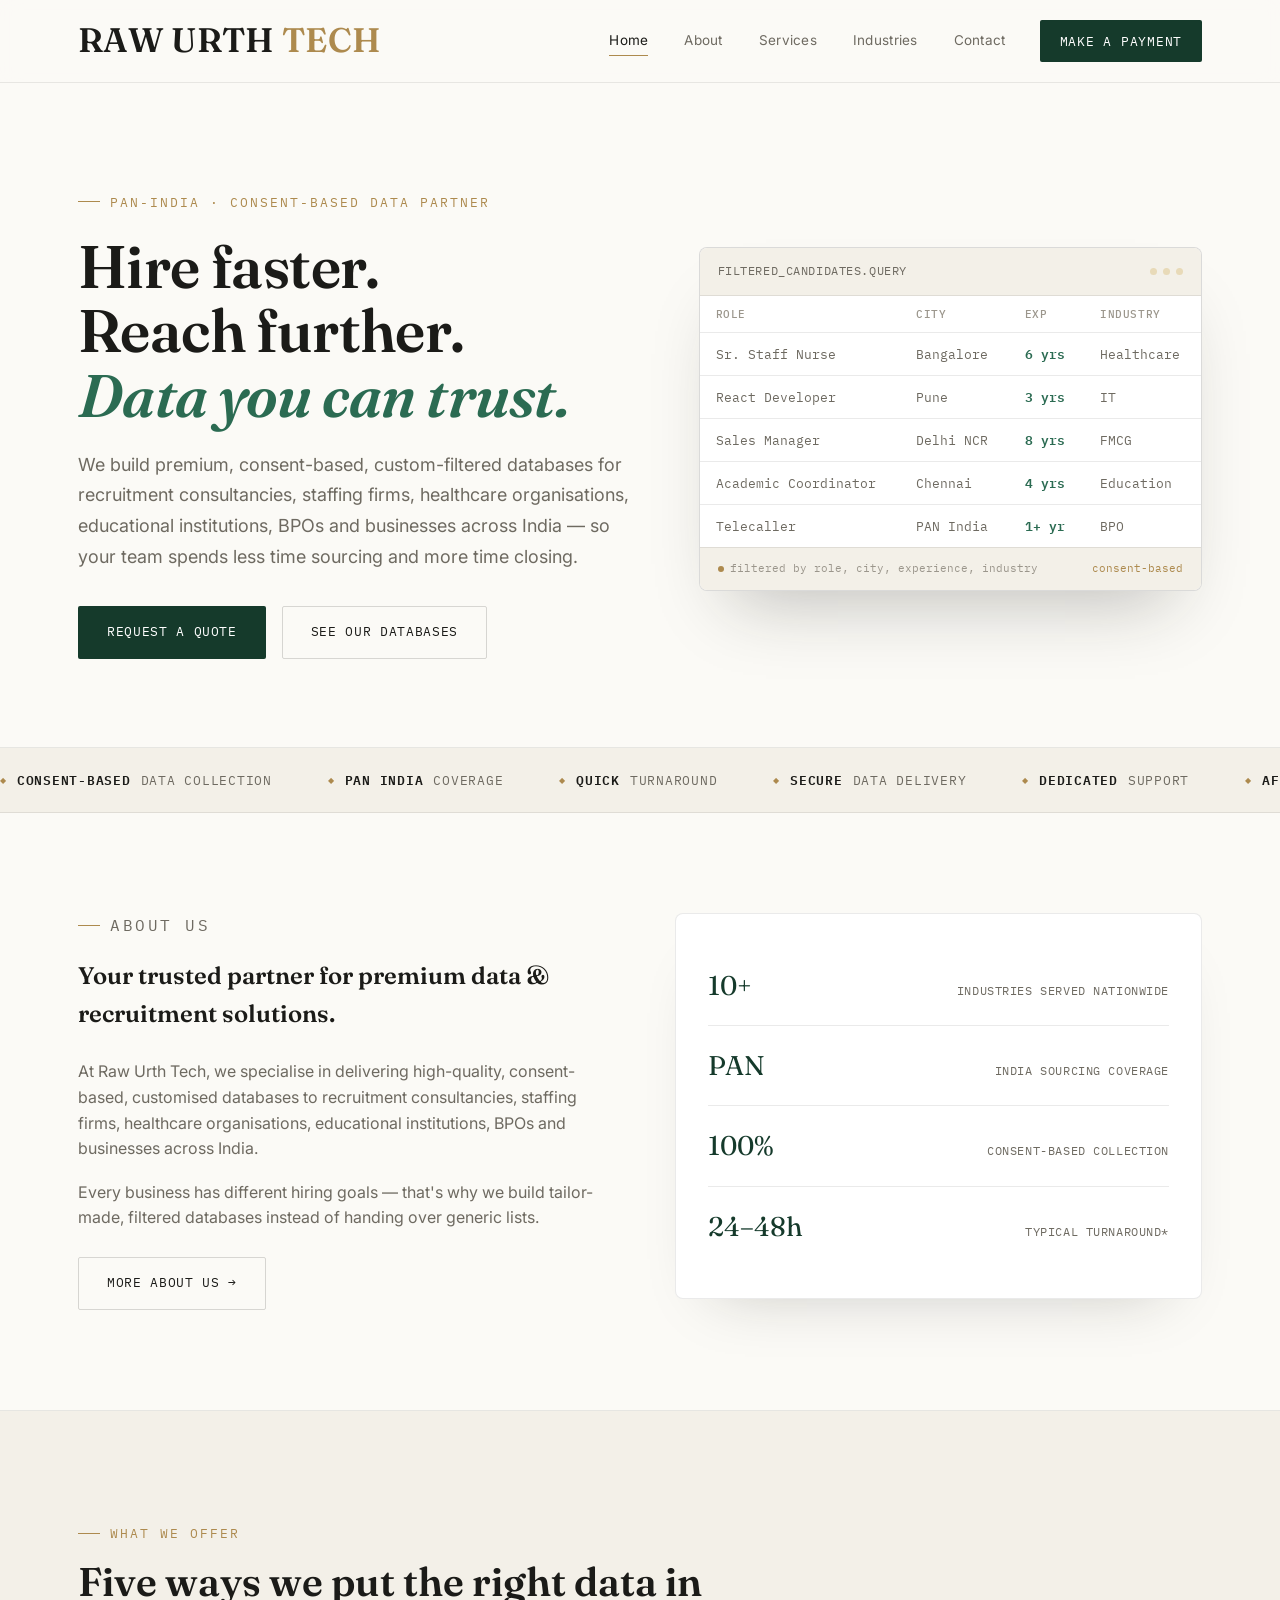
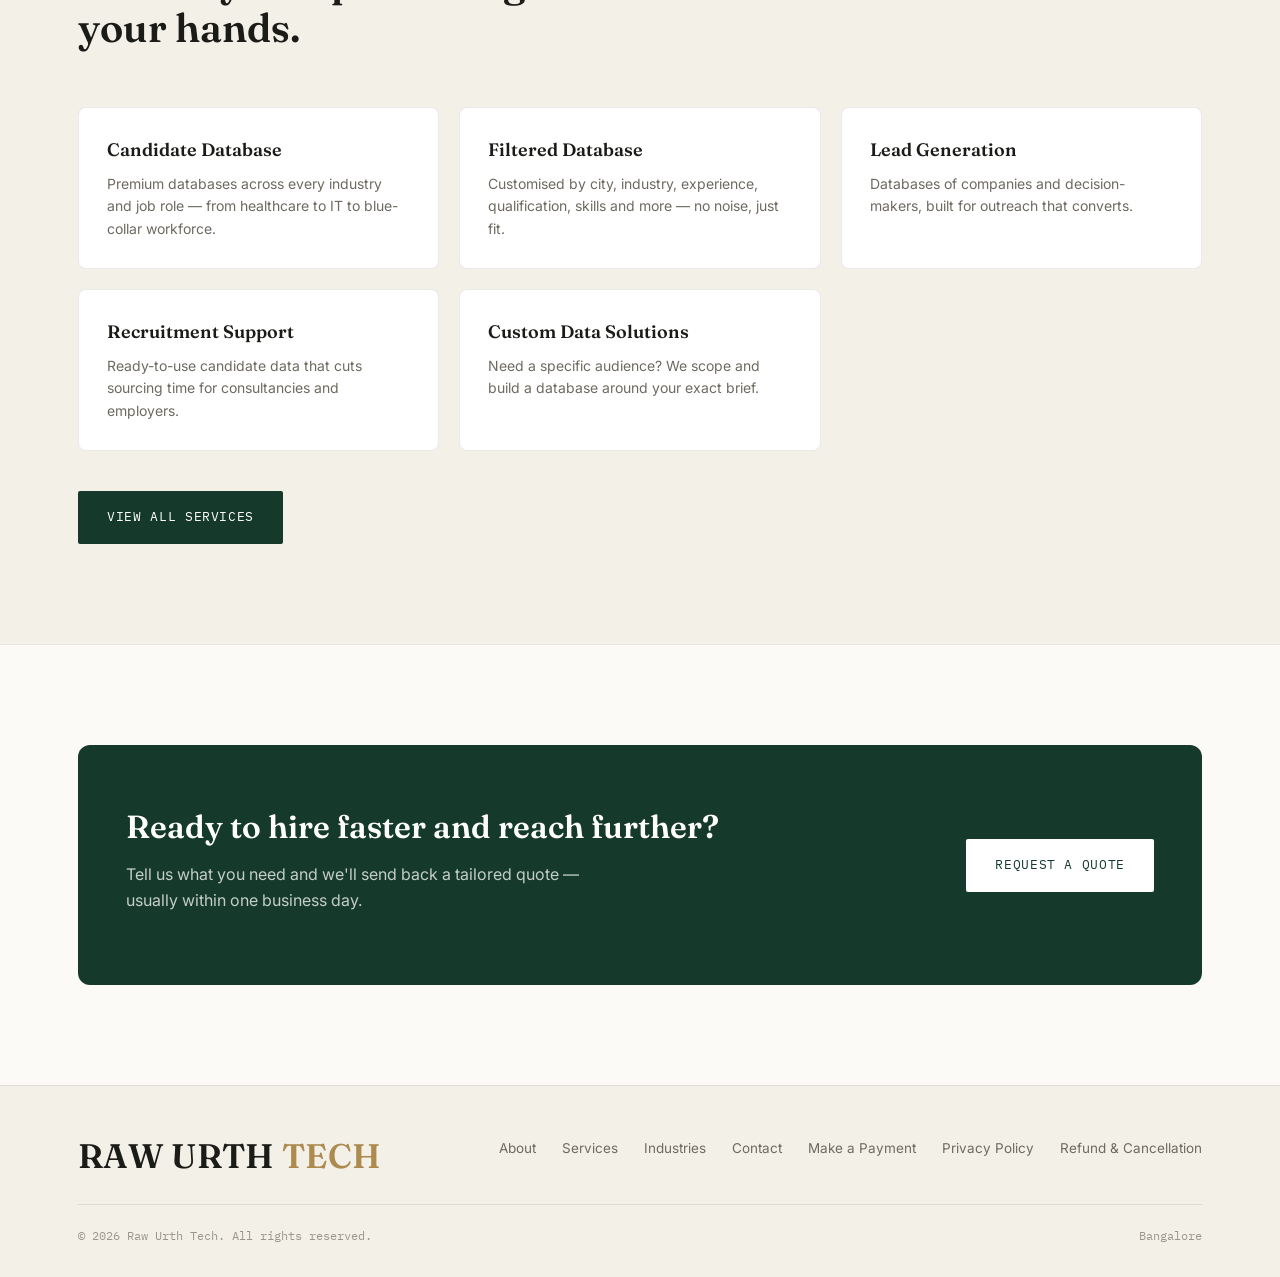
<file: index.html>
<!DOCTYPE html>
<html lang="en">
<head>
<meta charset="UTF-8">
<meta name="viewport" content="width=device-width, initial-scale=1.0">
<title>Raw Urth Tech — Premium Data & Recruitment Solutions</title>
<meta name="description" content="Consent-based, filtered candidate databases and lead generation for recruitment firms, healthcare, BPOs and businesses across India.">
<link rel="preconnect" href="https://fonts.googleapis.com">
<link href="https://fonts.googleapis.com/css2?family=Fraunces:ital,wght@0,500;0,600;1,500&family=Inter:wght@400;500;600&family=IBM+Plex+Mono:wght@400;500&display=swap" rel="stylesheet">
<link rel="stylesheet" href="style.css">
</head>
<body>

<header class="site-nav">
  <div class="nav-inner">
    <a href="index.html" class="wordmark">RAW URTH <span>TECH</span></a>
    <nav class="links" id="navLinks">
      <a href="index.html">Home</a>
      <a href="about.html">About</a>
      <a href="services.html">Services</a>
      <a href="industries.html">Industries</a>
      <a href="contact.html">Contact</a>
      <a href="payment.html" class="nav-cta">Make a Payment</a>
    </nav>
    <button class="nav-toggle" id="navToggle" aria-label="Menu">☰</button>
  </div>
</header>

<main>

  <!-- HERO -->
  <section class="hero">
    <div class="wrap">
      <div class="reveal-stagger in">
        <p class="eyebrow">PAN-INDIA · CONSENT-BASED DATA PARTNER</p>
        <h1>Hire faster.<br>Reach further.<br><span class="serif-em">Data you can trust.</span></h1>
        <p class="lede">We build premium, consent-based, custom-filtered databases for recruitment consultancies, staffing firms, healthcare organisations, educational institutions, BPOs and businesses across India — so your team spends less time sourcing and more time closing.</p>
        <div class="hero-ctas">
          <a href="contact.html" class="btn btn-primary"><span>Request a Quote</span></a>
          <a href="services.html" class="btn btn-ghost">See our databases</a>
        </div>
      </div>

      <div class="data-panel reveal" aria-hidden="true">
        <div class="panel-head">
          <span>filtered_candidates.query</span>
          <div class="panel-dots"><span></span><span></span><span></span></div>
        </div>
        <table class="data-table">
          <thead><tr><th>Role</th><th>City</th><th>Exp</th><th>Industry</th></tr></thead>
          <tbody>
            <tr><td>Sr. Staff Nurse</td><td>Bangalore</td><td class="hi">6 yrs</td><td>Healthcare</td></tr>
            <tr><td>React Developer</td><td>Pune</td><td class="hi">3 yrs</td><td>IT</td></tr>
            <tr><td>Sales Manager</td><td>Delhi NCR</td><td class="hi">8 yrs</td><td>FMCG</td></tr>
            <tr><td>Academic Coordinator</td><td>Chennai</td><td class="hi">4 yrs</td><td>Education</td></tr>
            <tr><td>Telecaller</td><td>PAN India</td><td class="hi">1+ yr</td><td>BPO</td></tr>
          </tbody>
        </table>
        <div class="panel-foot">
          <span><span class="pulse"></span>filtered by role, city, experience, industry</span>
          <span class="live">consent-based</span>
        </div>
      </div>
    </div>
  </section>

  <!-- TRUST MARQUEE -->
  <div class="trust-strip">
    <div class="marquee">
      <span><strong>Consent-based</strong> data collection</span>
      <span><strong>PAN India</strong> coverage</span>
      <span><strong>Quick</strong> turnaround</span>
      <span><strong>Secure</strong> data delivery</span>
      <span><strong>Dedicated</strong> support</span>
      <span><strong>Affordable</strong> pricing</span>
      <span><strong>Consent-based</strong> data collection</span>
      <span><strong>PAN India</strong> coverage</span>
      <span><strong>Quick</strong> turnaround</span>
      <span><strong>Secure</strong> data delivery</span>
      <span><strong>Dedicated</strong> support</span>
      <span><strong>Affordable</strong> pricing</span>
    </div>
  </div>

  <!-- INTRO -->
  <section>
    <div class="wrap about-grid">
      <div class="reveal">
        <p class="eyebrow">About Us</p>
        <h2 style="margin-top:16px;">Your trusted partner for premium data & recruitment solutions.</h2>
        <p style="margin-top:26px;">At Raw Urth Tech, we specialise in delivering high-quality, consent-based, customised databases to recruitment consultancies, staffing firms, healthcare organisations, educational institutions, BPOs and businesses across India.</p>
        <p>Every business has different hiring goals — that's why we build tailor-made, filtered databases instead of handing over generic lists.</p>
        <a href="about.html" class="btn btn-ghost" style="margin-top:8px;">More about us →</a>
      </div>
      <div class="about-side reveal">
        <div class="stat"><span class="k">10+</span><span class="v">Industries served nationwide</span></div>
        <div class="stat"><span class="k">PAN</span><span class="v">India sourcing coverage</span></div>
        <div class="stat"><span class="k">100%</span><span class="v">Consent-based collection</span></div>
        <div class="stat"><span class="k">24–48h</span><span class="v">Typical turnaround*</span></div>
      </div>
    </div>
  </section>

  <hr class="divider">

  <!-- SERVICES TEASER -->
  <section class="alt-bg">
    <div class="wrap">
      <div class="section-head reveal">
        <p class="eyebrow">What We Offer</p>
        <h2>Five ways we put the right data in your hands.</h2>
      </div>
      <div class="industry-grid reveal-stagger">
        <div class="industry-card"><h3>Candidate Database</h3><p>Premium databases across every industry and job role — from healthcare to IT to blue-collar workforce.</p></div>
        <div class="industry-card"><h3>Filtered Database</h3><p>Customised by city, industry, experience, qualification, skills and more — no noise, just fit.</p></div>
        <div class="industry-card"><h3>Lead Generation</h3><p>Databases of companies and decision-makers, built for outreach that converts.</p></div>
        <div class="industry-card"><h3>Recruitment Support</h3><p>Ready-to-use candidate data that cuts sourcing time for consultancies and employers.</p></div>
        <div class="industry-card"><h3>Custom Data Solutions</h3><p>Need a specific audience? We scope and build a database around your exact brief.</p></div>
      </div>
      <a href="services.html" class="btn btn-primary" style="margin-top:40px;"><span>View all services</span></a>
    </div>
  </section>

  <hr class="divider">

  <!-- CTA BANNER -->
  <section>
    <div class="wrap">
      <div class="cta-banner reveal">
        <div>
          <h2>Ready to hire faster and reach further?</h2>
          <p>Tell us what you need and we'll send back a tailored quote — usually within one business day.</p>
        </div>
        <a href="contact.html" class="btn btn-primary"><span>Request a Quote</span></a>
      </div>
    </div>
  </section>

</main>

<footer>
  <div class="wrap">
    <div class="footer-grid">
      <a href="index.html" class="wordmark">RAW URTH <span>TECH</span></a>
      <div class="footer-links">
        <a href="about.html">About</a>
        <a href="services.html">Services</a>
        <a href="industries.html">Industries</a>
        <a href="contact.html">Contact</a>
        <a href="payment.html">Make a Payment</a>
        <a href="privacy-policy.html">Privacy Policy</a>
        <a href="refund-policy.html">Refund & Cancellation</a>
      </div>
    </div>
    <div class="footer-bottom">
      <span>© <span id="year"></span> Raw Urth Tech. All rights reserved.</span>
      <span>Bangalore</span>
    </div>
  </div>
</footer>

<script src="script.js"></script>
</body>
</html>
</file>
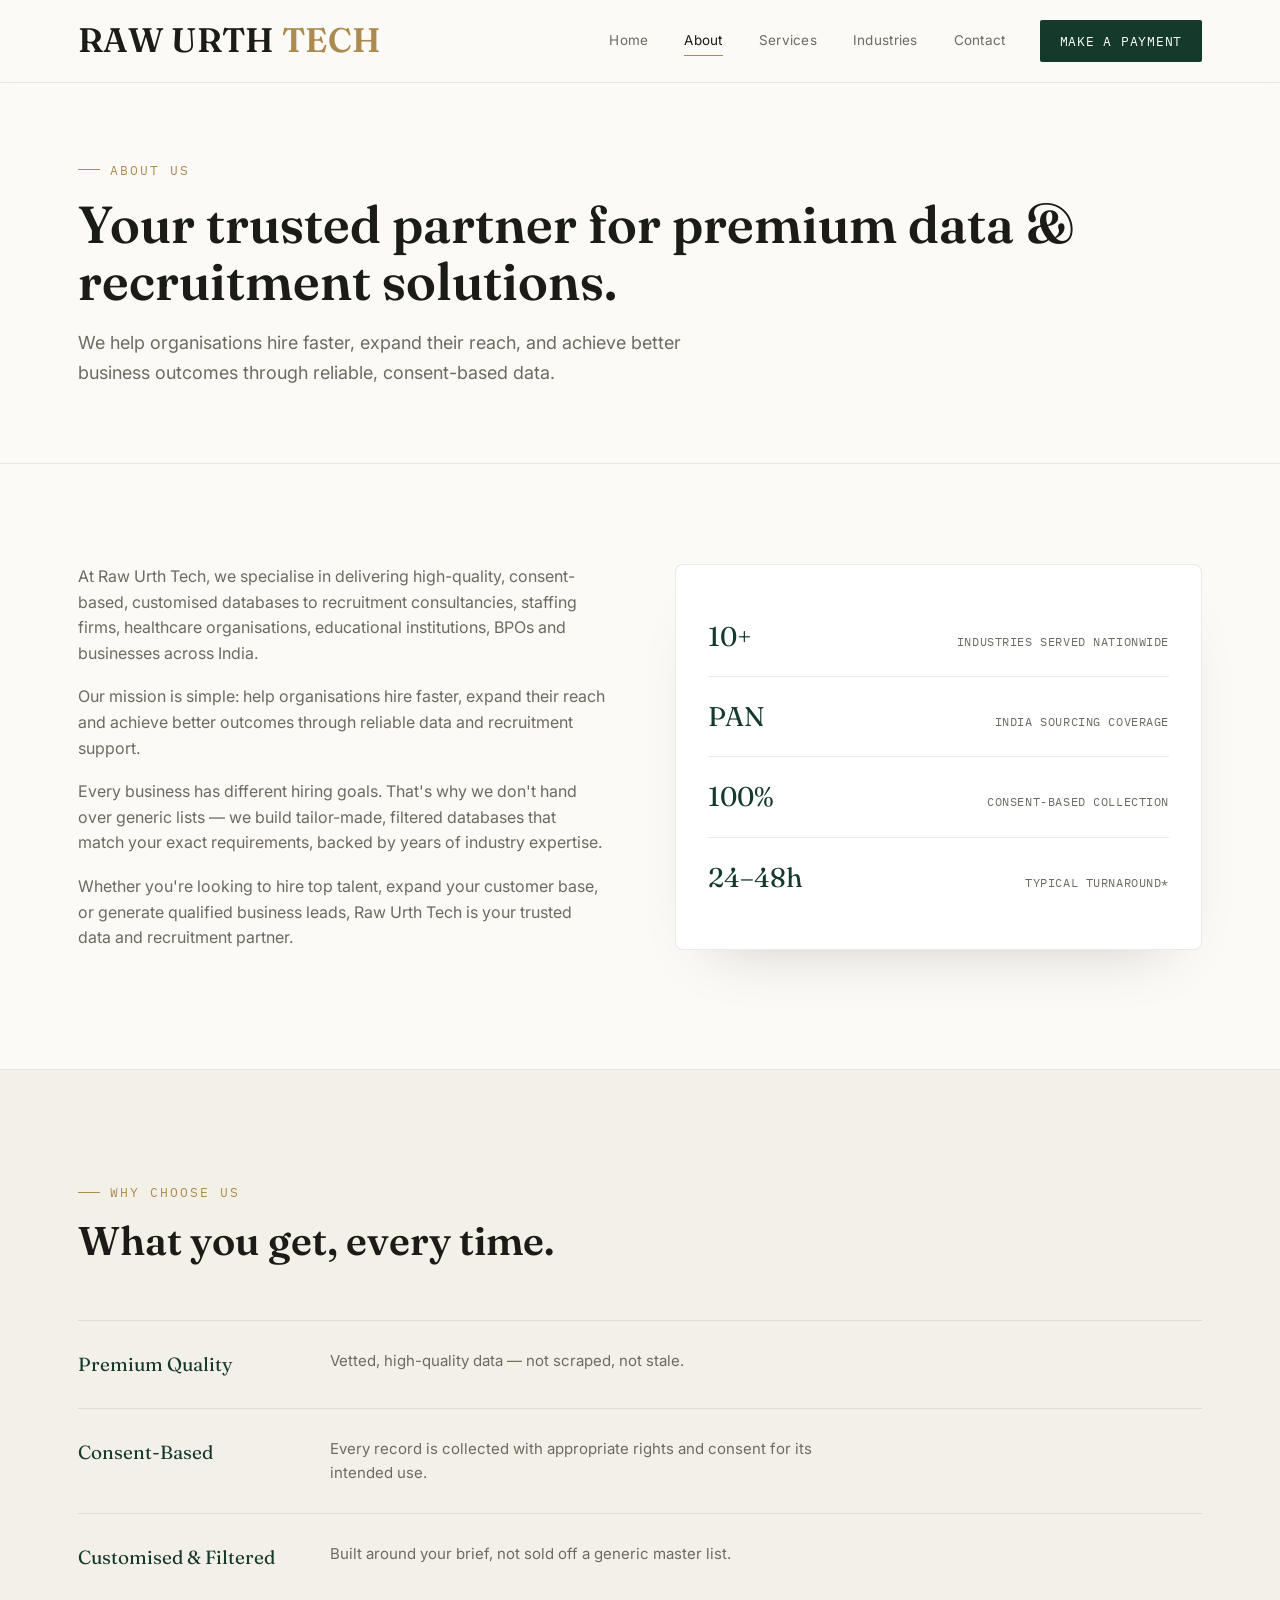
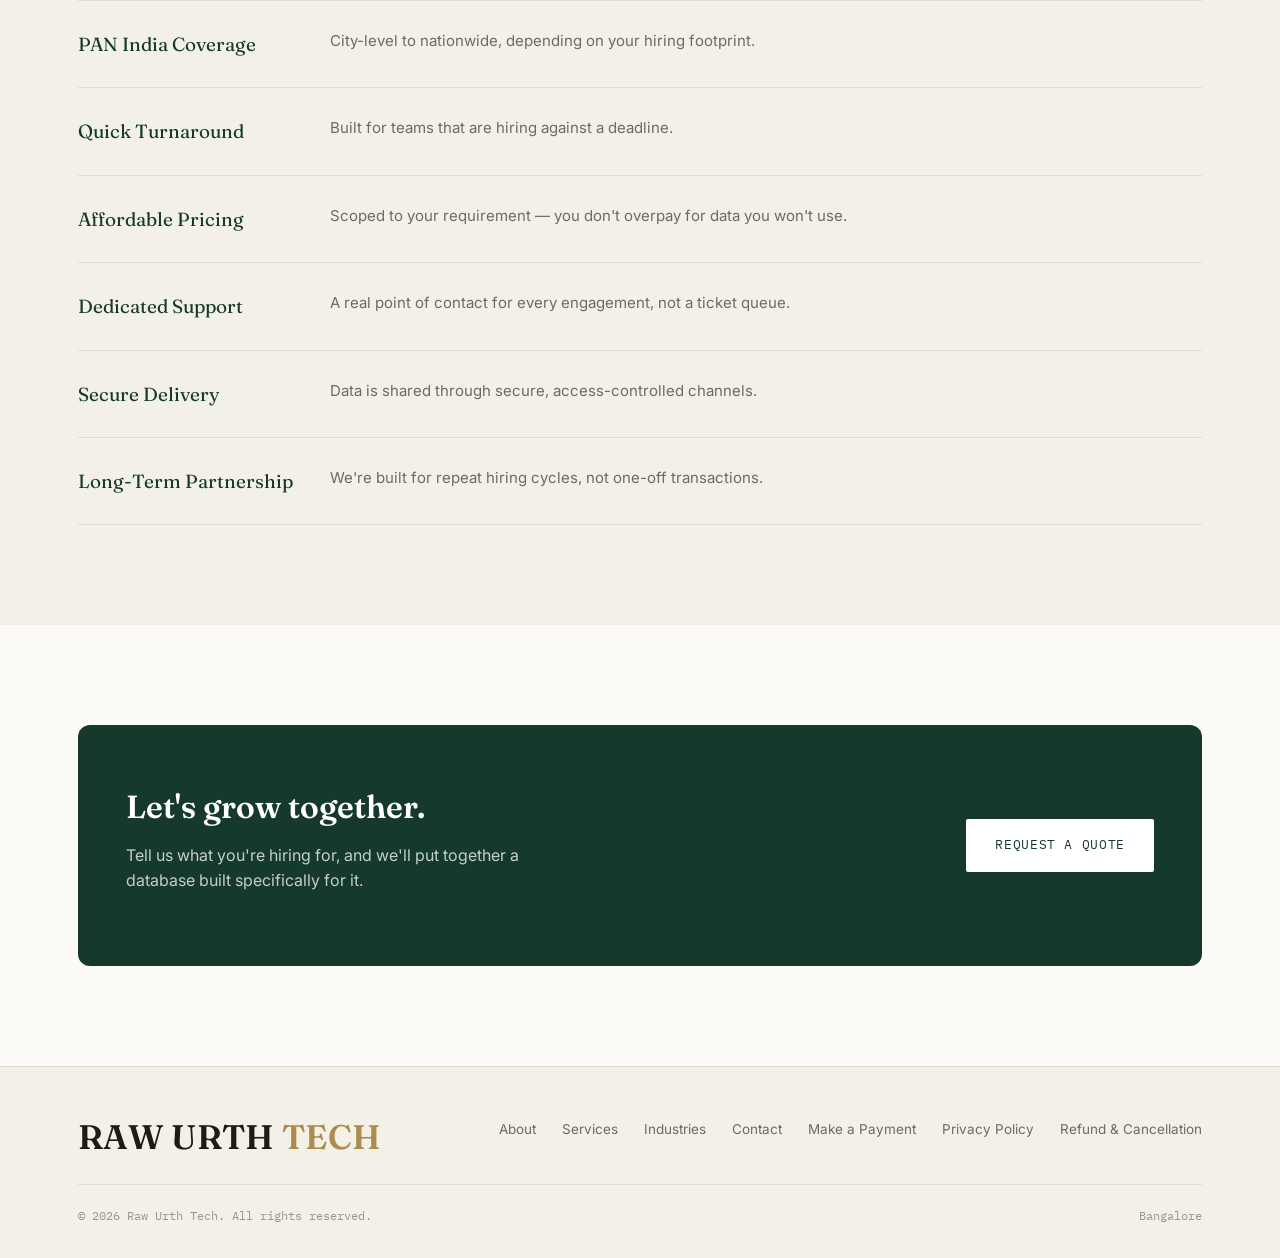
<file: about.html>
<!DOCTYPE html>
<html lang="en">
<head>
<meta charset="UTF-8">
<meta name="viewport" content="width=device-width, initial-scale=1.0">
<title>About Us — Raw Urth Tech</title>
<link rel="preconnect" href="https://fonts.googleapis.com">
<link href="https://fonts.googleapis.com/css2?family=Fraunces:ital,wght@0,500;0,600;1,500&family=Inter:wght@400;500;600&family=IBM+Plex+Mono:wght@400;500&display=swap" rel="stylesheet">
<link rel="stylesheet" href="style.css">
</head>
<body>

<header class="site-nav">
  <div class="nav-inner">
    <a href="index.html" class="wordmark">RAW URTH <span>TECH</span></a>
    <nav class="links" id="navLinks">
      <a href="index.html">Home</a>
      <a href="about.html">About</a>
      <a href="services.html">Services</a>
      <a href="industries.html">Industries</a>
      <a href="contact.html">Contact</a>
      <a href="payment.html" class="nav-cta">Make a Payment</a>
    </nav>
    <button class="nav-toggle" id="navToggle" aria-label="Menu">☰</button>
  </div>
</header>

<main>
  <section class="page-hero">
    <div class="wrap reveal-stagger in">
      <p class="eyebrow">About Us</p>
      <h1>Your trusted partner for premium data & recruitment solutions.</h1>
      <p class="lede">We help organisations hire faster, expand their reach, and achieve better business outcomes through reliable, consent-based data.</p>
    </div>
  </section>

  <section>
    <div class="wrap about-grid">
      <div class="reveal">
        <p>At Raw Urth Tech, we specialise in delivering high-quality, consent-based, customised databases to recruitment consultancies, staffing firms, healthcare organisations, educational institutions, BPOs and businesses across India.</p>
        <p>Our mission is simple: help organisations hire faster, expand their reach and achieve better outcomes through reliable data and recruitment support.</p>
        <p>Every business has different hiring goals. That's why we don't hand over generic lists — we build tailor-made, filtered databases that match your exact requirements, backed by years of industry expertise.</p>
        <p>Whether you're looking to hire top talent, expand your customer base, or generate qualified business leads, Raw Urth Tech is your trusted data and recruitment partner.</p>
      </div>
      <div class="about-side reveal">
        <div class="stat"><span class="k">10+</span><span class="v">Industries served nationwide</span></div>
        <div class="stat"><span class="k">PAN</span><span class="v">India sourcing coverage</span></div>
        <div class="stat"><span class="k">100%</span><span class="v">Consent-based collection</span></div>
        <div class="stat"><span class="k">24–48h</span><span class="v">Typical turnaround*</span></div>
      </div>
    </div>
  </section>

  <hr class="divider">

  <section class="alt-bg">
    <div class="wrap">
      <div class="section-head reveal">
        <p class="eyebrow">Why Choose Us</p>
        <h2>What you get, every time.</h2>
      </div>
      <div class="ledger">
        <div class="ledger-row reveal"><div class="term">Premium Quality</div><div class="desc">Vetted, high-quality data — not scraped, not stale.</div></div>
        <div class="ledger-row reveal"><div class="term">Consent-Based</div><div class="desc">Every record is collected with appropriate rights and consent for its intended use.</div></div>
        <div class="ledger-row reveal"><div class="term">Customised & Filtered</div><div class="desc">Built around your brief, not sold off a generic master list.</div></div>
        <div class="ledger-row reveal"><div class="term">PAN India Coverage</div><div class="desc">City-level to nationwide, depending on your hiring footprint.</div></div>
        <div class="ledger-row reveal"><div class="term">Quick Turnaround</div><div class="desc">Built for teams that are hiring against a deadline.</div></div>
        <div class="ledger-row reveal"><div class="term">Affordable Pricing</div><div class="desc">Scoped to your requirement — you don't overpay for data you won't use.</div></div>
        <div class="ledger-row reveal"><div class="term">Dedicated Support</div><div class="desc">A real point of contact for every engagement, not a ticket queue.</div></div>
        <div class="ledger-row reveal"><div class="term">Secure Delivery</div><div class="desc">Data is shared through secure, access-controlled channels.</div></div>
        <div class="ledger-row reveal"><div class="term">Long-Term Partnership</div><div class="desc">We're built for repeat hiring cycles, not one-off transactions.</div></div>
      </div>
    </div>
  </section>

  <section>
    <div class="wrap">
      <div class="cta-banner reveal">
        <div>
          <h2>Let's grow together.</h2>
          <p>Tell us what you're hiring for, and we'll put together a database built specifically for it.</p>
        </div>
        <a href="contact.html" class="btn btn-primary"><span>Request a Quote</span></a>
      </div>
    </div>
  </section>
</main>

<footer>
  <div class="wrap">
    <div class="footer-grid">
      <a href="index.html" class="wordmark">RAW URTH <span>TECH</span></a>
      <div class="footer-links">
        <a href="about.html">About</a>
        <a href="services.html">Services</a>
        <a href="industries.html">Industries</a>
        <a href="contact.html">Contact</a>
        <a href="payment.html">Make a Payment</a>
        <a href="privacy-policy.html">Privacy Policy</a>
        <a href="refund-policy.html">Refund & Cancellation</a>
      </div>
    </div>
    <div class="footer-bottom">
      <span>© <span id="year"></span> Raw Urth Tech. All rights reserved.</span>
      <span>Bangalore</span>
    </div>
  </div>
</footer>

<script src="script.js"></script>
</body>
</html>
</file>
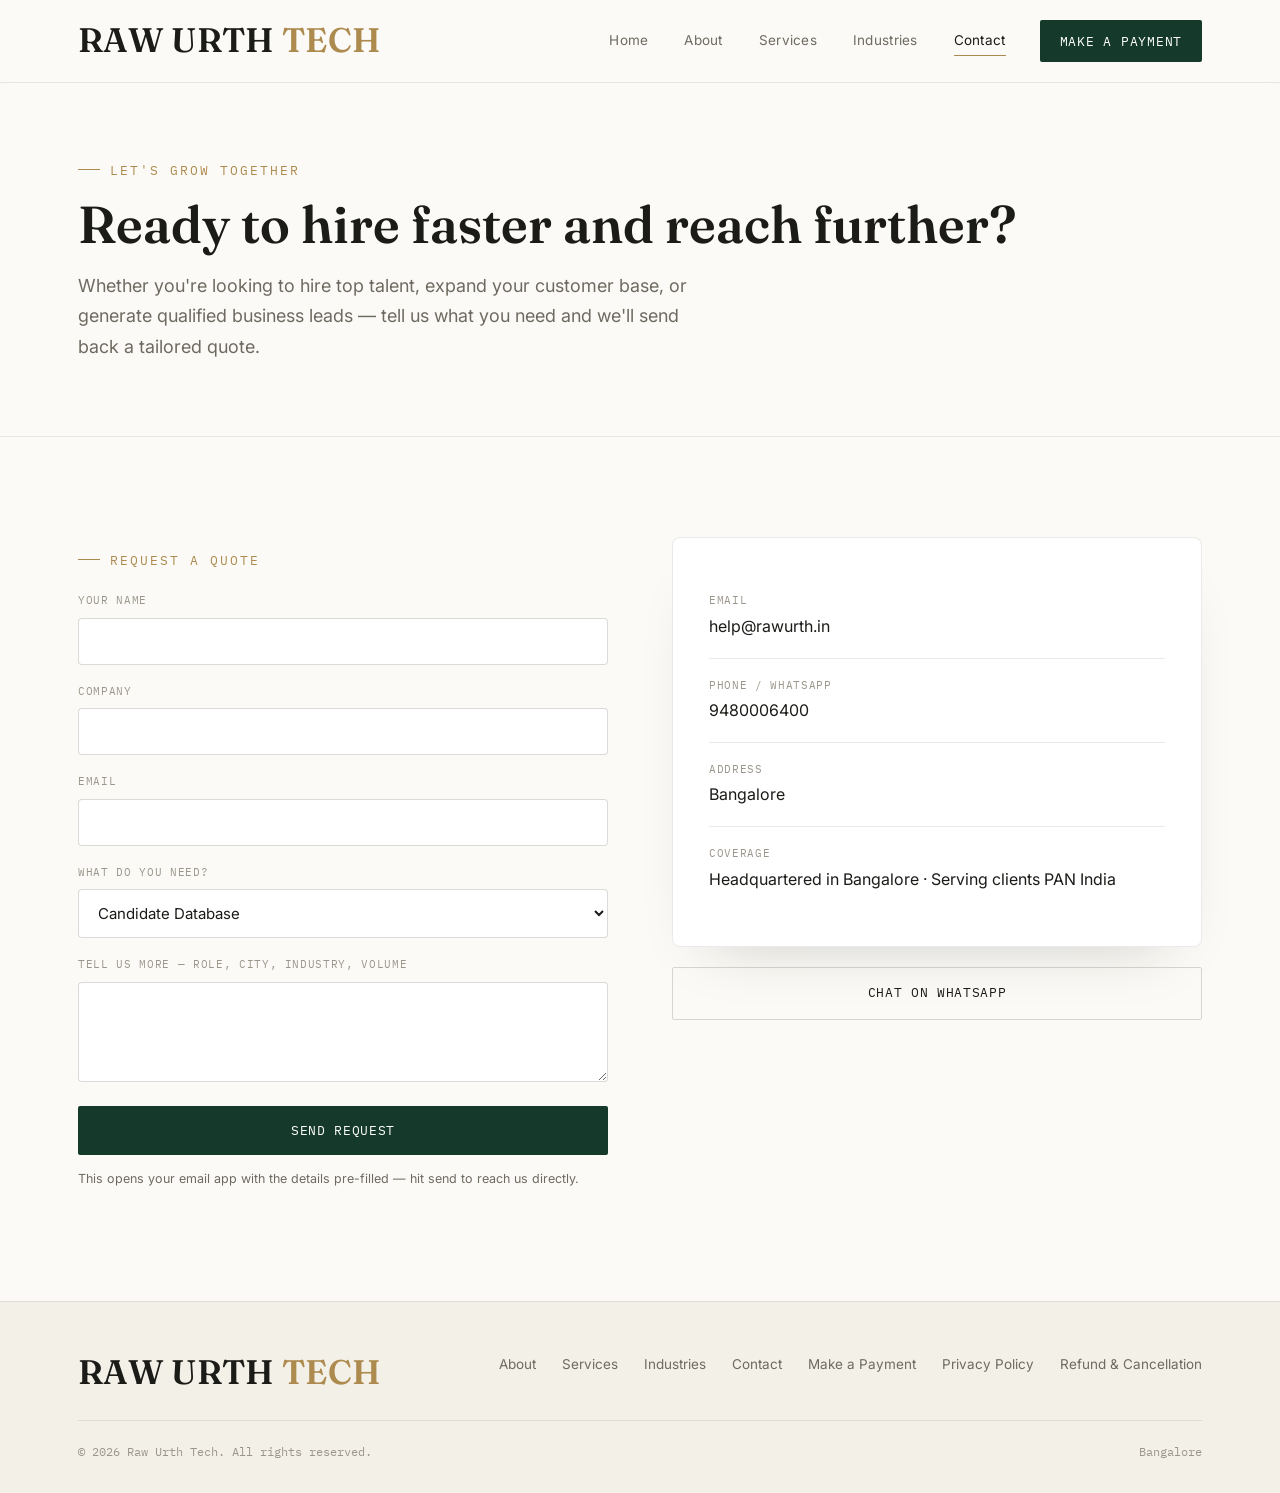
<file: contact.html>
<!DOCTYPE html>
<html lang="en">
<head>
<meta charset="UTF-8">
<meta name="viewport" content="width=device-width, initial-scale=1.0">
<title>Contact Us — Raw Urth Tech</title>
<link rel="preconnect" href="https://fonts.googleapis.com">
<link href="https://fonts.googleapis.com/css2?family=Fraunces:ital,wght@0,500;0,600;1,500&family=Inter:wght@400;500;600&family=IBM+Plex+Mono:wght@400;500&display=swap" rel="stylesheet">
<link rel="stylesheet" href="style.css">
</head>
<body>

<header class="site-nav">
  <div class="nav-inner">
    <a href="index.html" class="wordmark">RAW URTH <span>TECH</span></a>
    <nav class="links" id="navLinks">
      <a href="index.html">Home</a>
      <a href="about.html">About</a>
      <a href="services.html">Services</a>
      <a href="industries.html">Industries</a>
      <a href="contact.html">Contact</a>
      <a href="payment.html" class="nav-cta">Make a Payment</a>
    </nav>
    <button class="nav-toggle" id="navToggle" aria-label="Menu">☰</button>
  </div>
</header>

<main>
  <section class="page-hero">
    <div class="wrap reveal-stagger in">
      <p class="eyebrow">Let's Grow Together</p>
      <h1>Ready to hire faster and reach further?</h1>
      <p class="lede">Whether you're looking to hire top talent, expand your customer base, or generate qualified business leads — tell us what you need and we'll send back a tailored quote.</p>
    </div>
  </section>

  <section>
    <div class="wrap contact-grid">
      <div class="reveal">
        <p class="eyebrow">Request a Quote</p>
        <form class="quote-form" style="margin-top:22px;" action="mailto:help@rawurth.in" method="post" enctype="text/plain">
          <div class="field">
            <label for="name">Your Name</label>
            <input type="text" id="name" name="Name" required>
          </div>
          <div class="field">
            <label for="company">Company</label>
            <input type="text" id="company" name="Company">
          </div>
          <div class="field">
            <label for="email">Email</label>
            <input type="email" id="email" name="Email" required>
          </div>
          <div class="field">
            <label for="need">What do you need?</label>
            <select id="need" name="Requirement">
              <option>Candidate Database</option>
              <option>Filtered Database</option>
              <option>Lead Generation</option>
              <option>Recruitment Support</option>
              <option>Custom Data Solution</option>
            </select>
          </div>
          <div class="field">
            <label for="details">Tell us more — role, city, industry, volume</label>
            <textarea id="details" name="Details"></textarea>
          </div>
          <button type="submit" class="btn btn-primary btn-block" style="margin-top:6px;"><span>Send Request</span></button>
          <p class="muted" style="font-size:12.5px; margin-top:-4px;">This opens your email app with the details pre-filled — hit send to reach us directly.</p>
        </form>
      </div>

      <div>
        <div class="contact-card reveal">
          <div class="contact-line">
            <span class="l">Email</span>
            <a class="v" href="mailto:help@rawurth.in">help@rawurth.in</a>
          </div>
          <div class="contact-line">
            <span class="l">Phone / WhatsApp</span>
            <a class="v" href="tel:+919480006400">9480006400</a>
          </div>
          <div class="contact-line">
            <span class="l">Address</span>
            <span class="v">Bangalore</span>
          </div>
          <div class="contact-line">
            <span class="l">Coverage</span>
            <span class="v">Headquartered in Bangalore · Serving clients PAN India</span>
          </div>
        </div>
        <a href="https://wa.me/919480006400" target="_blank" rel="noopener" class="btn btn-ghost btn-block reveal" style="margin-top:20px;">Chat on WhatsApp</a>
      </div>
    </div>
  </section>
</main>

<footer>
  <div class="wrap">
    <div class="footer-grid">
      <a href="index.html" class="wordmark">RAW URTH <span>TECH</span></a>
      <div class="footer-links">
        <a href="about.html">About</a>
        <a href="services.html">Services</a>
        <a href="industries.html">Industries</a>
        <a href="contact.html">Contact</a>
        <a href="payment.html">Make a Payment</a>
        <a href="privacy-policy.html">Privacy Policy</a>
        <a href="refund-policy.html">Refund & Cancellation</a>
      </div>
    </div>
    <div class="footer-bottom">
      <span>© <span id="year"></span> Raw Urth Tech. All rights reserved.</span>
      <span>Bangalore</span>
    </div>
  </div>
</footer>

<script src="script.js"></script>
</body>
</html>
</file>
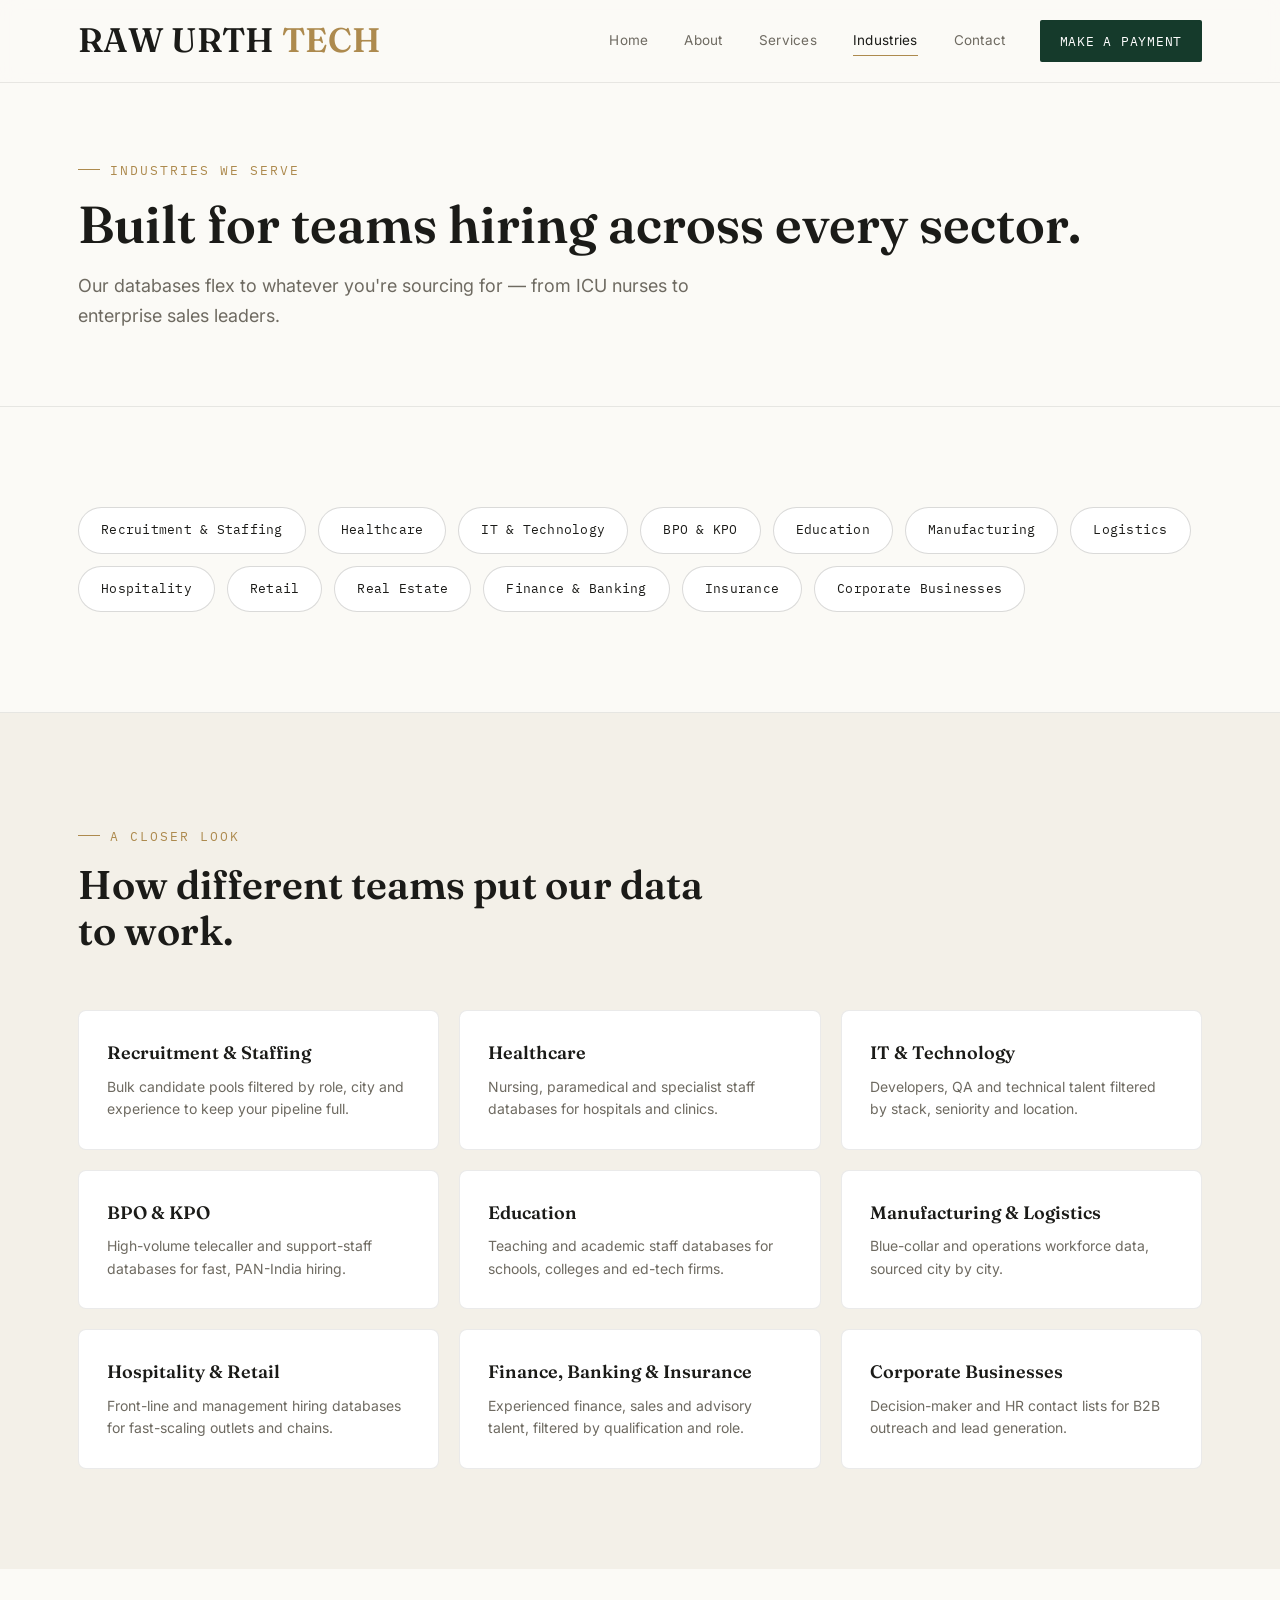
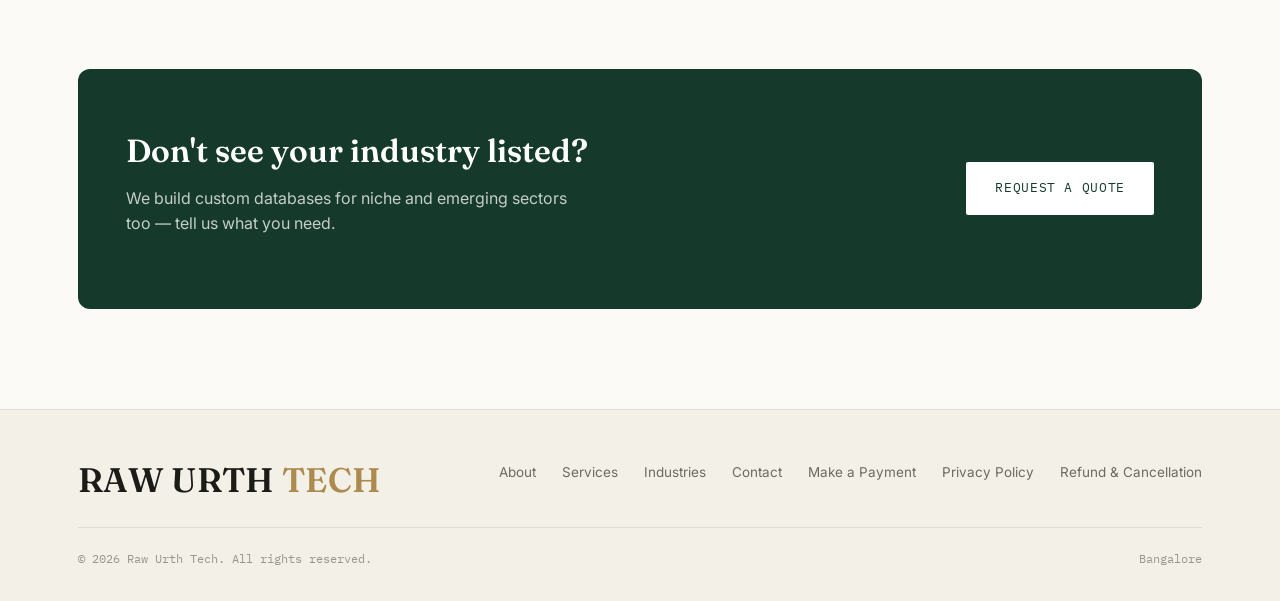
<file: industries.html>
<!DOCTYPE html>
<html lang="en">
<head>
<meta charset="UTF-8">
<meta name="viewport" content="width=device-width, initial-scale=1.0">
<title>Industries We Serve — Raw Urth Tech</title>
<link rel="preconnect" href="https://fonts.googleapis.com">
<link href="https://fonts.googleapis.com/css2?family=Fraunces:ital,wght@0,500;0,600;1,500&family=Inter:wght@400;500;600&family=IBM+Plex+Mono:wght@400;500&display=swap" rel="stylesheet">
<link rel="stylesheet" href="style.css">
</head>
<body>

<header class="site-nav">
  <div class="nav-inner">
    <a href="index.html" class="wordmark">RAW URTH <span>TECH</span></a>
    <nav class="links" id="navLinks">
      <a href="index.html">Home</a>
      <a href="about.html">About</a>
      <a href="services.html">Services</a>
      <a href="industries.html">Industries</a>
      <a href="contact.html">Contact</a>
      <a href="payment.html" class="nav-cta">Make a Payment</a>
    </nav>
    <button class="nav-toggle" id="navToggle" aria-label="Menu">☰</button>
  </div>
</header>

<main>
  <section class="page-hero">
    <div class="wrap reveal-stagger in">
      <p class="eyebrow">Industries We Serve</p>
      <h1>Built for teams hiring across every sector.</h1>
      <p class="lede">Our databases flex to whatever you're sourcing for — from ICU nurses to enterprise sales leaders.</p>
    </div>
  </section>

  <section>
    <div class="wrap">
      <div class="pill-cloud reveal-stagger in">
        <span class="pill">Recruitment & Staffing</span>
        <span class="pill">Healthcare</span>
        <span class="pill">IT & Technology</span>
        <span class="pill">BPO & KPO</span>
        <span class="pill">Education</span>
        <span class="pill">Manufacturing</span>
        <span class="pill">Logistics</span>
        <span class="pill">Hospitality</span>
        <span class="pill">Retail</span>
        <span class="pill">Real Estate</span>
        <span class="pill">Finance & Banking</span>
        <span class="pill">Insurance</span>
        <span class="pill">Corporate Businesses</span>
      </div>
    </div>
  </section>

  <hr class="divider">

  <section class="alt-bg">
    <div class="wrap">
      <div class="section-head reveal">
        <p class="eyebrow">A Closer Look</p>
        <h2>How different teams put our data to work.</h2>
      </div>
      <div class="industry-grid reveal-stagger in">
        <div class="industry-card"><h3>Recruitment & Staffing</h3><p>Bulk candidate pools filtered by role, city and experience to keep your pipeline full.</p></div>
        <div class="industry-card"><h3>Healthcare</h3><p>Nursing, paramedical and specialist staff databases for hospitals and clinics.</p></div>
        <div class="industry-card"><h3>IT & Technology</h3><p>Developers, QA and technical talent filtered by stack, seniority and location.</p></div>
        <div class="industry-card"><h3>BPO & KPO</h3><p>High-volume telecaller and support-staff databases for fast, PAN-India hiring.</p></div>
        <div class="industry-card"><h3>Education</h3><p>Teaching and academic staff databases for schools, colleges and ed-tech firms.</p></div>
        <div class="industry-card"><h3>Manufacturing & Logistics</h3><p>Blue-collar and operations workforce data, sourced city by city.</p></div>
        <div class="industry-card"><h3>Hospitality & Retail</h3><p>Front-line and management hiring databases for fast-scaling outlets and chains.</p></div>
        <div class="industry-card"><h3>Finance, Banking & Insurance</h3><p>Experienced finance, sales and advisory talent, filtered by qualification and role.</p></div>
        <div class="industry-card"><h3>Corporate Businesses</h3><p>Decision-maker and HR contact lists for B2B outreach and lead generation.</p></div>
      </div>
    </div>
  </section>

  <section>
    <div class="wrap">
      <div class="cta-banner reveal">
        <div>
          <h2>Don't see your industry listed?</h2>
          <p>We build custom databases for niche and emerging sectors too — tell us what you need.</p>
        </div>
        <a href="contact.html" class="btn btn-primary"><span>Request a Quote</span></a>
      </div>
    </div>
  </section>
</main>

<footer>
  <div class="wrap">
    <div class="footer-grid">
      <a href="index.html" class="wordmark">RAW URTH <span>TECH</span></a>
      <div class="footer-links">
        <a href="about.html">About</a>
        <a href="services.html">Services</a>
        <a href="industries.html">Industries</a>
        <a href="contact.html">Contact</a>
        <a href="payment.html">Make a Payment</a>
        <a href="privacy-policy.html">Privacy Policy</a>
        <a href="refund-policy.html">Refund & Cancellation</a>
      </div>
    </div>
    <div class="footer-bottom">
      <span>© <span id="year"></span> Raw Urth Tech. All rights reserved.</span>
      <span>Bangalore</span>
    </div>
  </div>
</footer>

<script src="script.js"></script>
</body>
</html>
</file>
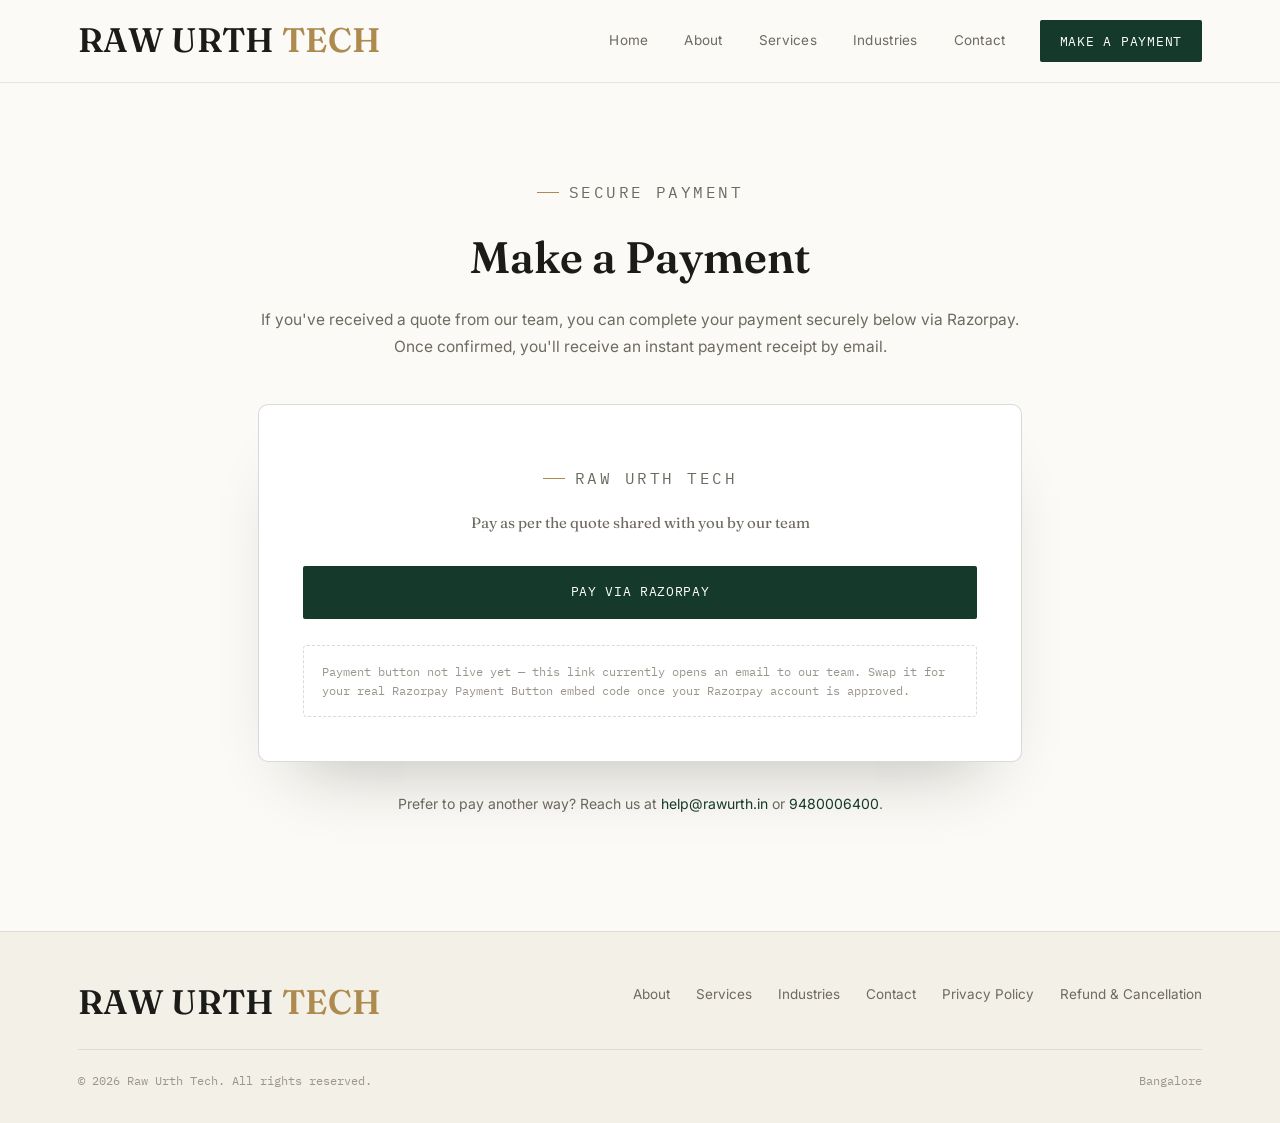
<file: payment.html>
<!DOCTYPE html>
<html lang="en">
<head>
<meta charset="UTF-8">
<meta name="viewport" content="width=device-width, initial-scale=1.0">
<title>Make a Payment — Raw Urth Tech</title>
<link rel="preconnect" href="https://fonts.googleapis.com">
<link href="https://fonts.googleapis.com/css2?family=Fraunces:ital,wght@0,500;0,600;1,500&family=Inter:wght@400;500;600&family=IBM+Plex+Mono:wght@400;500&display=swap" rel="stylesheet">
<link rel="stylesheet" href="style.css">
</head>
<body>

<header class="site-nav">
  <div class="nav-inner">
    <a href="index.html" class="wordmark">RAW URTH <span>TECH</span></a>
    <nav class="links" id="navLinks">
      <a href="index.html">Home</a>
      <a href="about.html">About</a>
      <a href="services.html">Services</a>
      <a href="industries.html">Industries</a>
      <a href="contact.html">Contact</a>
      <a href="payment.html" class="nav-cta">Make a Payment</a>
    </nav>
    <button class="nav-toggle" id="navToggle" aria-label="Menu">☰</button>
  </div>
</header>

<main class="doc">
  <div class="wrap pay-shell">
    <p class="eyebrow reveal-stagger in" style="justify-content:center;">Secure Payment</p>
    <h1 style="text-align:center; margin-top:16px;">Make a Payment</h1>
    <p class="muted" style="text-align:center; margin-top:14px;">
      If you've received a quote from our team, you can complete your payment securely below via Razorpay.
      Once confirmed, you'll receive an instant payment receipt by email.
    </p>

    <div class="pay-card reveal" style="margin-top:44px;">
      <p class="eyebrow" style="justify-content:center;">Raw Urth Tech</p>
      <p class="amount">Pay as per the quote shared with you by our team</p>

      <!--
        ============================================================
        RAZORPAY PAYMENT BUTTON — REPLACE THIS BLOCK
        ============================================================
        1. Go to Razorpay Dashboard → Payment Button → Create Button
        2. Set the amount (fixed, or "Pay what you want" for custom-quote clients)
        3. Copy the <form> + <script> snippet Razorpay gives you
        4. Paste it in place of the placeholder button below
        ============================================================
      -->
      <a href="mailto:help@rawurth.in?subject=Ready%20to%20Pay%20-%20Raw%20Urth%20Tech" class="btn btn-primary btn-block" id="rzpPlaceholder">
        <span>Pay via Razorpay</span>
      </a>

      <div class="pay-note">
        Payment button not live yet — this link currently opens an email to our team.
        Swap it for your real Razorpay Payment Button embed code once your Razorpay account is approved.
      </div>
    </div>

    <p class="muted" style="text-align:center; margin-top:30px; font-size:14px;">
      Prefer to pay another way? Reach us at
      <a href="mailto:help@rawurth.in" style="color:var(--emerald);">help@rawurth.in</a>
      or <a href="tel:+919480006400" style="color:var(--emerald);">9480006400</a>.
    </p>
  </div>
</main>

<footer>
  <div class="wrap">
    <div class="footer-grid">
      <a href="index.html" class="wordmark">RAW URTH <span>TECH</span></a>
      <div class="footer-links">
        <a href="about.html">About</a>
        <a href="services.html">Services</a>
        <a href="industries.html">Industries</a>
        <a href="contact.html">Contact</a>
        <a href="privacy-policy.html">Privacy Policy</a>
        <a href="refund-policy.html">Refund & Cancellation</a>
      </div>
    </div>
    <div class="footer-bottom">
      <span>© <span id="year"></span> Raw Urth Tech. All rights reserved.</span>
      <span>Bangalore</span>
    </div>
  </div>
</footer>

<script src="script.js"></script>
</body>
</html>
</file>
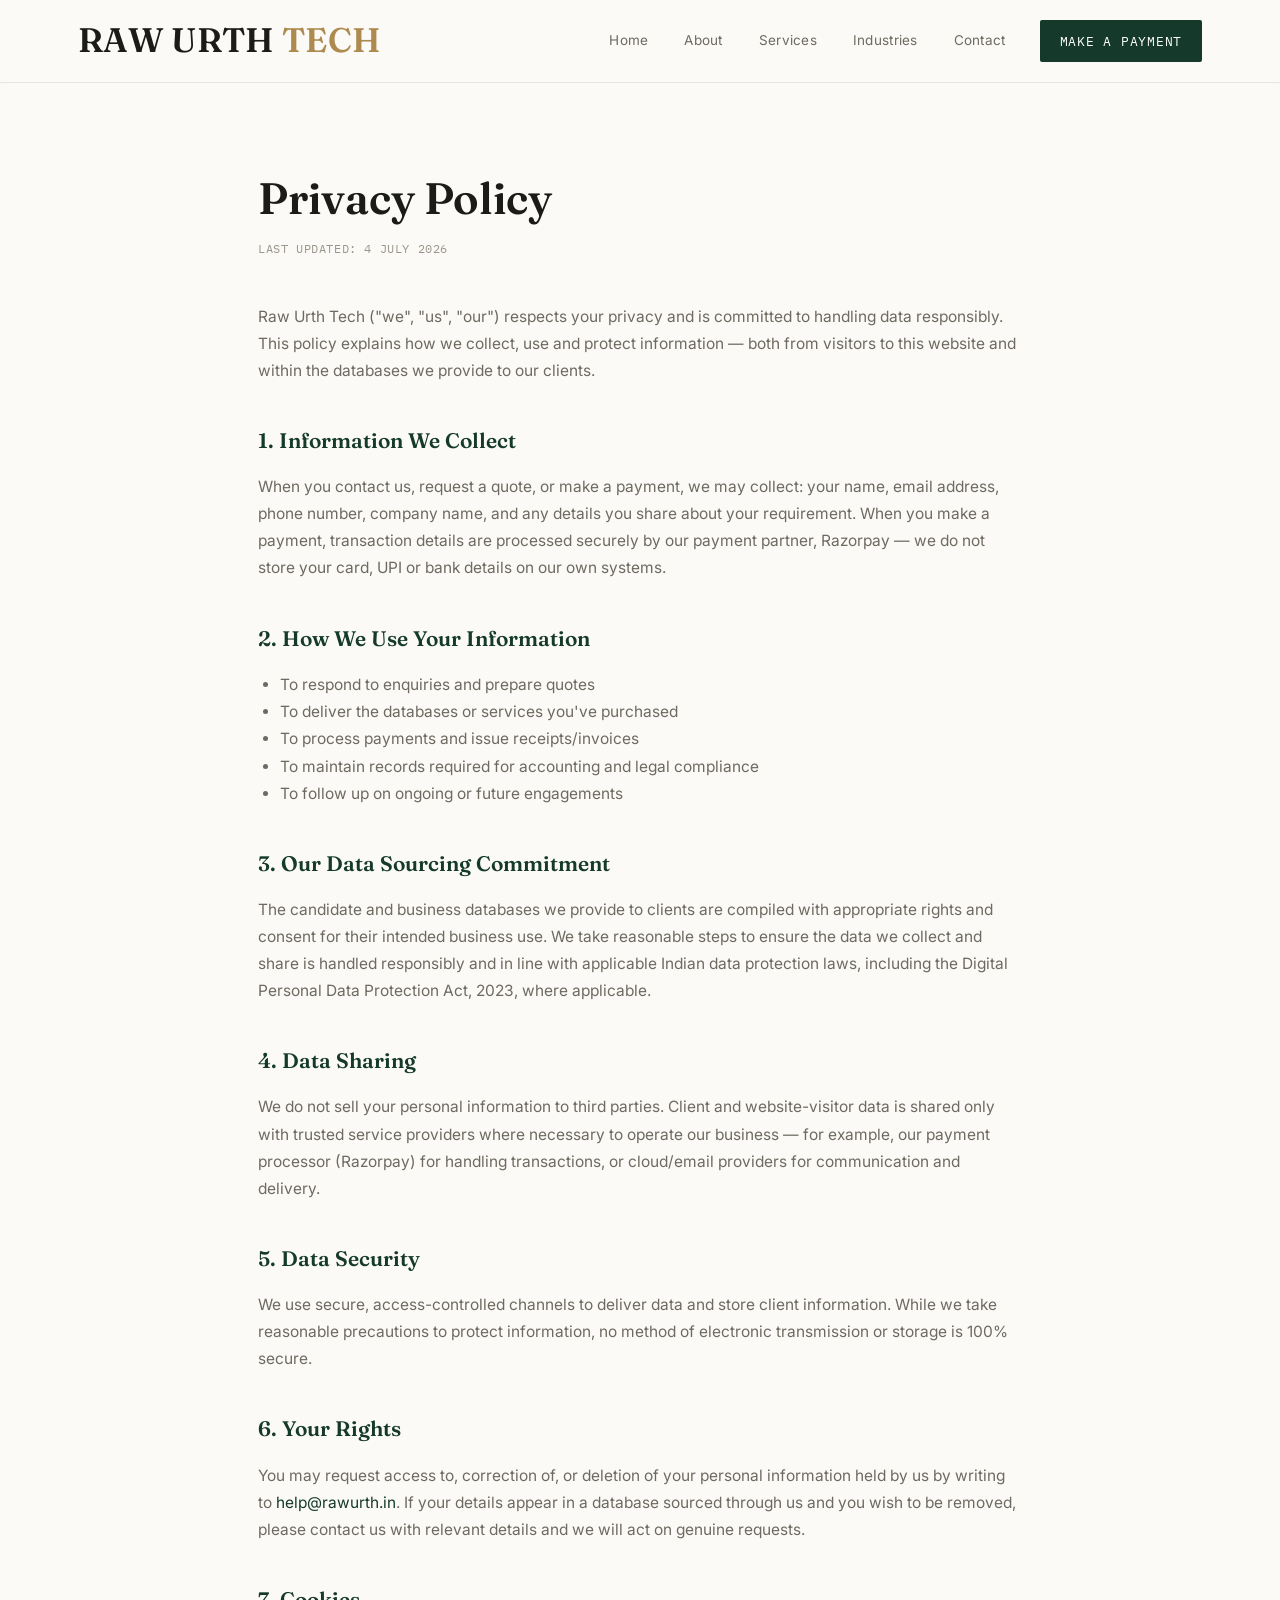
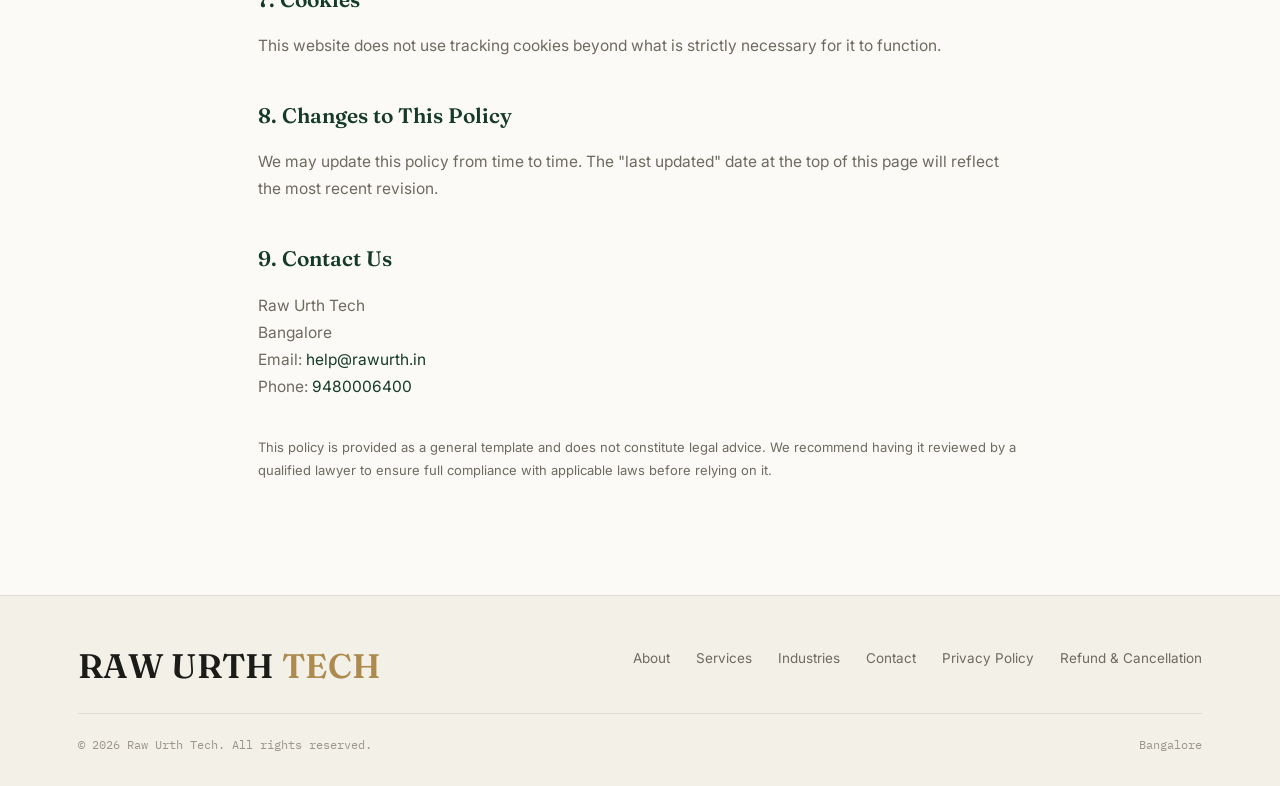
<file: privacy-policy.html>
<!DOCTYPE html>
<html lang="en">
<head>
<meta charset="UTF-8">
<meta name="viewport" content="width=device-width, initial-scale=1.0">
<title>Privacy Policy — Raw Urth Tech</title>
<link rel="preconnect" href="https://fonts.googleapis.com">
<link href="https://fonts.googleapis.com/css2?family=Fraunces:ital,wght@0,500;0,600;1,500&family=Inter:wght@400;500;600&family=IBM+Plex+Mono:wght@400;500&display=swap" rel="stylesheet">
<link rel="stylesheet" href="style.css">
</head>
<body>

<header class="site-nav">
  <div class="nav-inner">
    <a href="index.html" class="wordmark">RAW URTH <span>TECH</span></a>
    <nav class="links" id="navLinks">
      <a href="index.html">Home</a>
      <a href="about.html">About</a>
      <a href="services.html">Services</a>
      <a href="industries.html">Industries</a>
      <a href="contact.html">Contact</a>
      <a href="payment.html" class="nav-cta">Make a Payment</a>
    </nav>
    <button class="nav-toggle" id="navToggle" aria-label="Menu">☰</button>
  </div>
</header>

<main class="doc">
  <div class="wrap">
    <h1>Privacy Policy</h1>
    <span class="updated">Last updated: 4 July 2026</span>

    <p>Raw Urth Tech ("we", "us", "our") respects your privacy and is committed to handling data responsibly. This policy explains how we collect, use and protect information — both from visitors to this website and within the databases we provide to our clients.</p>

    <h2>1. Information We Collect</h2>
    <p>When you contact us, request a quote, or make a payment, we may collect: your name, email address, phone number, company name, and any details you share about your requirement. When you make a payment, transaction details are processed securely by our payment partner, Razorpay — we do not store your card, UPI or bank details on our own systems.</p>

    <h2>2. How We Use Your Information</h2>
    <ul>
      <li>To respond to enquiries and prepare quotes</li>
      <li>To deliver the databases or services you've purchased</li>
      <li>To process payments and issue receipts/invoices</li>
      <li>To maintain records required for accounting and legal compliance</li>
      <li>To follow up on ongoing or future engagements</li>
    </ul>

    <h2>3. Our Data Sourcing Commitment</h2>
    <p>The candidate and business databases we provide to clients are compiled with appropriate rights and consent for their intended business use. We take reasonable steps to ensure the data we collect and share is handled responsibly and in line with applicable Indian data protection laws, including the Digital Personal Data Protection Act, 2023, where applicable.</p>

    <h2>4. Data Sharing</h2>
    <p>We do not sell your personal information to third parties. Client and website-visitor data is shared only with trusted service providers where necessary to operate our business — for example, our payment processor (Razorpay) for handling transactions, or cloud/email providers for communication and delivery.</p>

    <h2>5. Data Security</h2>
    <p>We use secure, access-controlled channels to deliver data and store client information. While we take reasonable precautions to protect information, no method of electronic transmission or storage is 100% secure.</p>

    <h2>6. Your Rights</h2>
    <p>You may request access to, correction of, or deletion of your personal information held by us by writing to <a href="mailto:help@rawurth.in" style="color:var(--emerald);">help@rawurth.in</a>. If your details appear in a database sourced through us and you wish to be removed, please contact us with relevant details and we will act on genuine requests.</p>

    <h2>7. Cookies</h2>
    <p>This website does not use tracking cookies beyond what is strictly necessary for it to function.</p>

    <h2>8. Changes to This Policy</h2>
    <p>We may update this policy from time to time. The "last updated" date at the top of this page will reflect the most recent revision.</p>

    <h2>9. Contact Us</h2>
    <p>Raw Urth Tech<br>
    Bangalore<br>
    Email: <a href="mailto:help@rawurth.in" style="color:var(--emerald);">help@rawurth.in</a><br>
    Phone: <a href="tel:+919480006400" style="color:var(--emerald);">9480006400</a></p>

    <p class="muted" style="margin-top:36px; font-size:13px;">This policy is provided as a general template and does not constitute legal advice. We recommend having it reviewed by a qualified lawyer to ensure full compliance with applicable laws before relying on it.</p>
  </div>
</main>

<footer>
  <div class="wrap">
    <div class="footer-grid">
      <a href="index.html" class="wordmark">RAW URTH <span>TECH</span></a>
      <div class="footer-links">
        <a href="about.html">About</a>
        <a href="services.html">Services</a>
        <a href="industries.html">Industries</a>
        <a href="contact.html">Contact</a>
        <a href="privacy-policy.html">Privacy Policy</a>
        <a href="refund-policy.html">Refund & Cancellation</a>
      </div>
    </div>
    <div class="footer-bottom">
      <span>© <span id="year"></span> Raw Urth Tech. All rights reserved.</span>
      <span>Bangalore</span>
    </div>
  </div>
</footer>

<script src="script.js"></script>
</body>
</html>
</file>
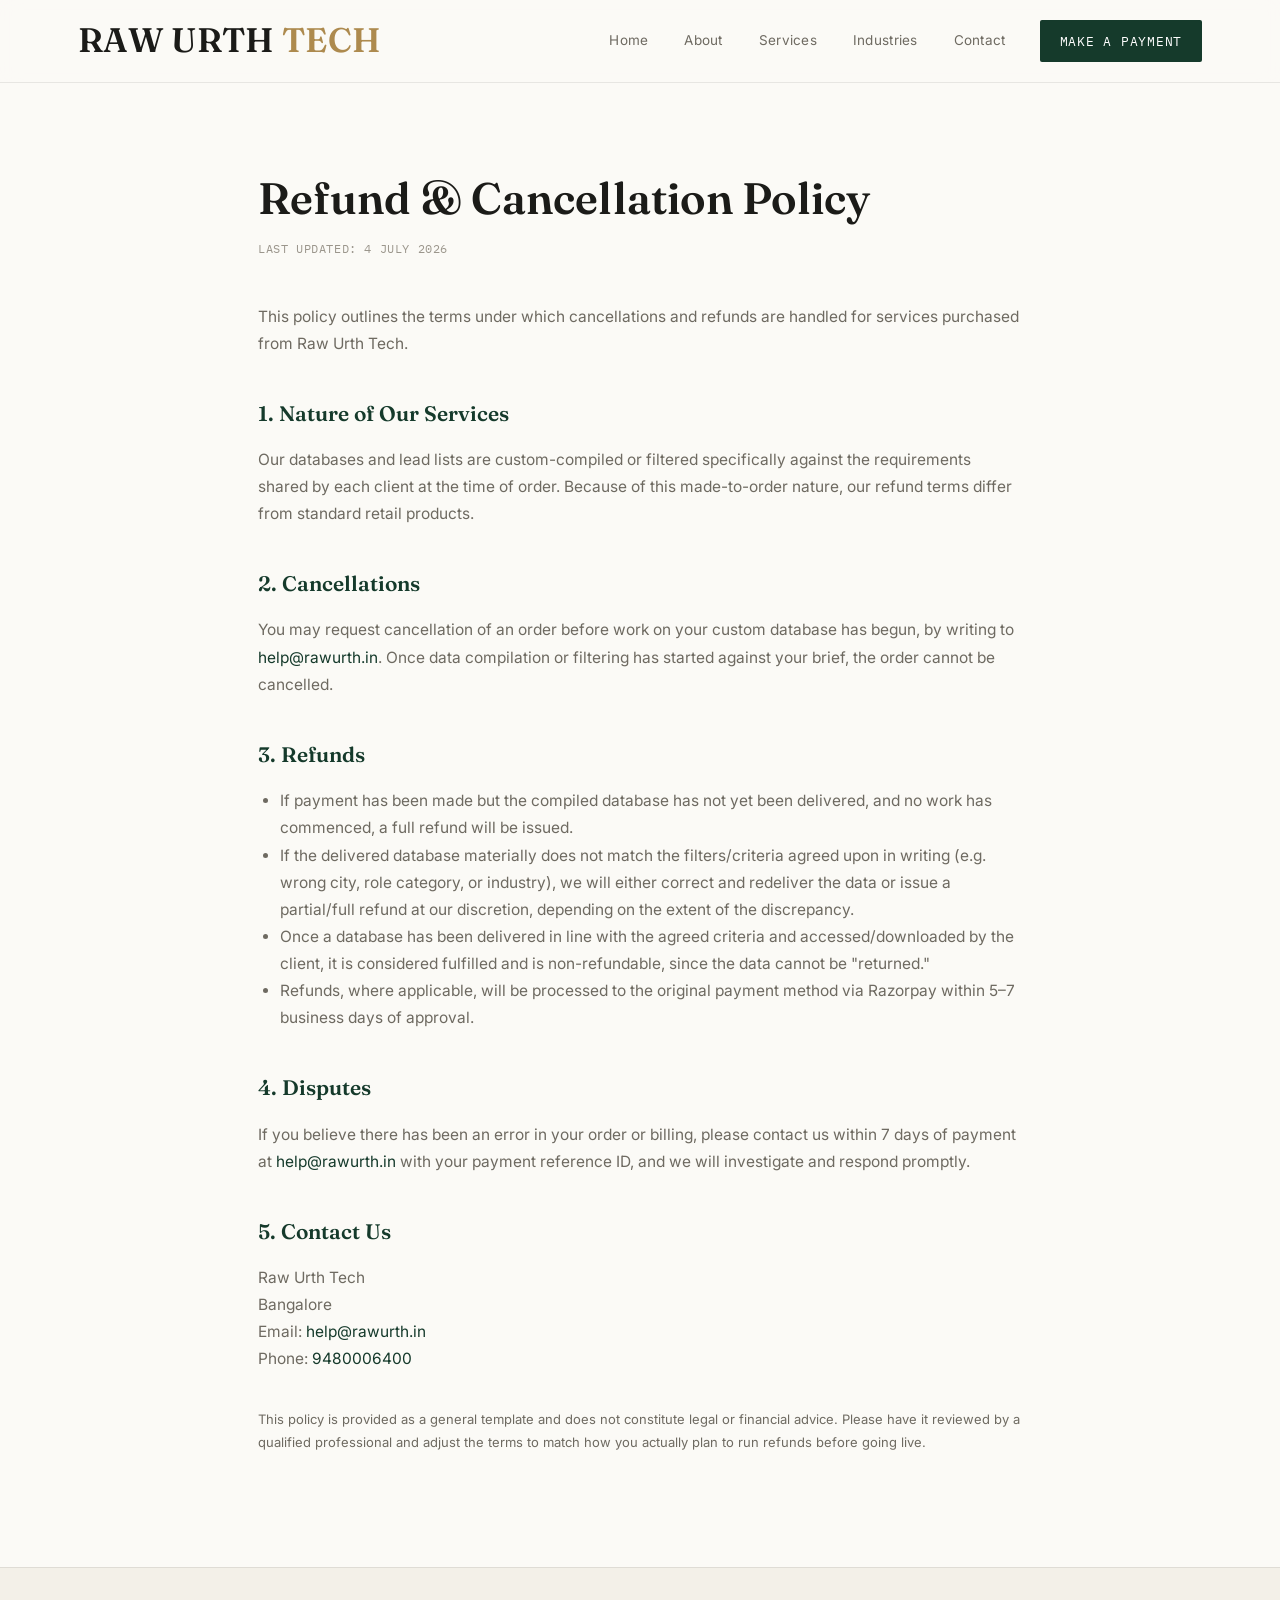
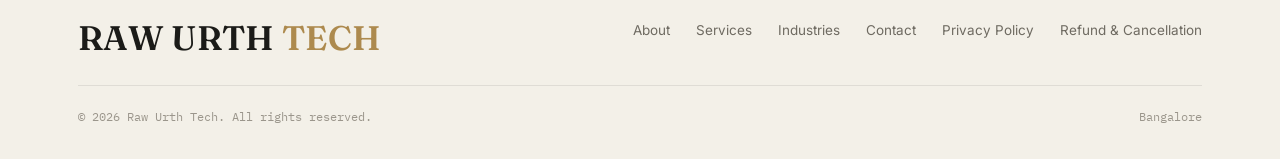
<file: refund-policy.html>
<!DOCTYPE html>
<html lang="en">
<head>
<meta charset="UTF-8">
<meta name="viewport" content="width=device-width, initial-scale=1.0">
<title>Refund & Cancellation Policy — Raw Urth Tech</title>
<link rel="preconnect" href="https://fonts.googleapis.com">
<link href="https://fonts.googleapis.com/css2?family=Fraunces:ital,wght@0,500;0,600;1,500&family=Inter:wght@400;500;600&family=IBM+Plex+Mono:wght@400;500&display=swap" rel="stylesheet">
<link rel="stylesheet" href="style.css">
</head>
<body>

<header class="site-nav">
  <div class="nav-inner">
    <a href="index.html" class="wordmark">RAW URTH <span>TECH</span></a>
    <nav class="links" id="navLinks">
      <a href="index.html">Home</a>
      <a href="about.html">About</a>
      <a href="services.html">Services</a>
      <a href="industries.html">Industries</a>
      <a href="contact.html">Contact</a>
      <a href="payment.html" class="nav-cta">Make a Payment</a>
    </nav>
    <button class="nav-toggle" id="navToggle" aria-label="Menu">☰</button>
  </div>
</header>

<main class="doc">
  <div class="wrap">
    <h1>Refund & Cancellation Policy</h1>
    <span class="updated">Last updated: 4 July 2026</span>

    <p>This policy outlines the terms under which cancellations and refunds are handled for services purchased from Raw Urth Tech.</p>

    <h2>1. Nature of Our Services</h2>
    <p>Our databases and lead lists are custom-compiled or filtered specifically against the requirements shared by each client at the time of order. Because of this made-to-order nature, our refund terms differ from standard retail products.</p>

    <h2>2. Cancellations</h2>
    <p>You may request cancellation of an order before work on your custom database has begun, by writing to <a href="mailto:help@rawurth.in" style="color:var(--emerald);">help@rawurth.in</a>. Once data compilation or filtering has started against your brief, the order cannot be cancelled.</p>

    <h2>3. Refunds</h2>
    <ul>
      <li>If payment has been made but the compiled database has not yet been delivered, and no work has commenced, a full refund will be issued.</li>
      <li>If the delivered database materially does not match the filters/criteria agreed upon in writing (e.g. wrong city, role category, or industry), we will either correct and redeliver the data or issue a partial/full refund at our discretion, depending on the extent of the discrepancy.</li>
      <li>Once a database has been delivered in line with the agreed criteria and accessed/downloaded by the client, it is considered fulfilled and is non-refundable, since the data cannot be "returned."</li>
      <li>Refunds, where applicable, will be processed to the original payment method via Razorpay within 5–7 business days of approval.</li>
    </ul>

    <h2>4. Disputes</h2>
    <p>If you believe there has been an error in your order or billing, please contact us within 7 days of payment at <a href="mailto:help@rawurth.in" style="color:var(--emerald);">help@rawurth.in</a> with your payment reference ID, and we will investigate and respond promptly.</p>

    <h2>5. Contact Us</h2>
    <p>Raw Urth Tech<br>
    Bangalore<br>
    Email: <a href="mailto:help@rawurth.in" style="color:var(--emerald);">help@rawurth.in</a><br>
    Phone: <a href="tel:+919480006400" style="color:var(--emerald);">9480006400</a></p>

    <p class="muted" style="margin-top:36px; font-size:13px;">This policy is provided as a general template and does not constitute legal or financial advice. Please have it reviewed by a qualified professional and adjust the terms to match how you actually plan to run refunds before going live.</p>
  </div>
</main>

<footer>
  <div class="wrap">
    <div class="footer-grid">
      <a href="index.html" class="wordmark">RAW URTH <span>TECH</span></a>
      <div class="footer-links">
        <a href="about.html">About</a>
        <a href="services.html">Services</a>
        <a href="industries.html">Industries</a>
        <a href="contact.html">Contact</a>
        <a href="privacy-policy.html">Privacy Policy</a>
        <a href="refund-policy.html">Refund & Cancellation</a>
      </div>
    </div>
    <div class="footer-bottom">
      <span>© <span id="year"></span> Raw Urth Tech. All rights reserved.</span>
      <span>Bangalore</span>
    </div>
  </div>
</footer>

<script src="script.js"></script>
</body>
</html>
</file>
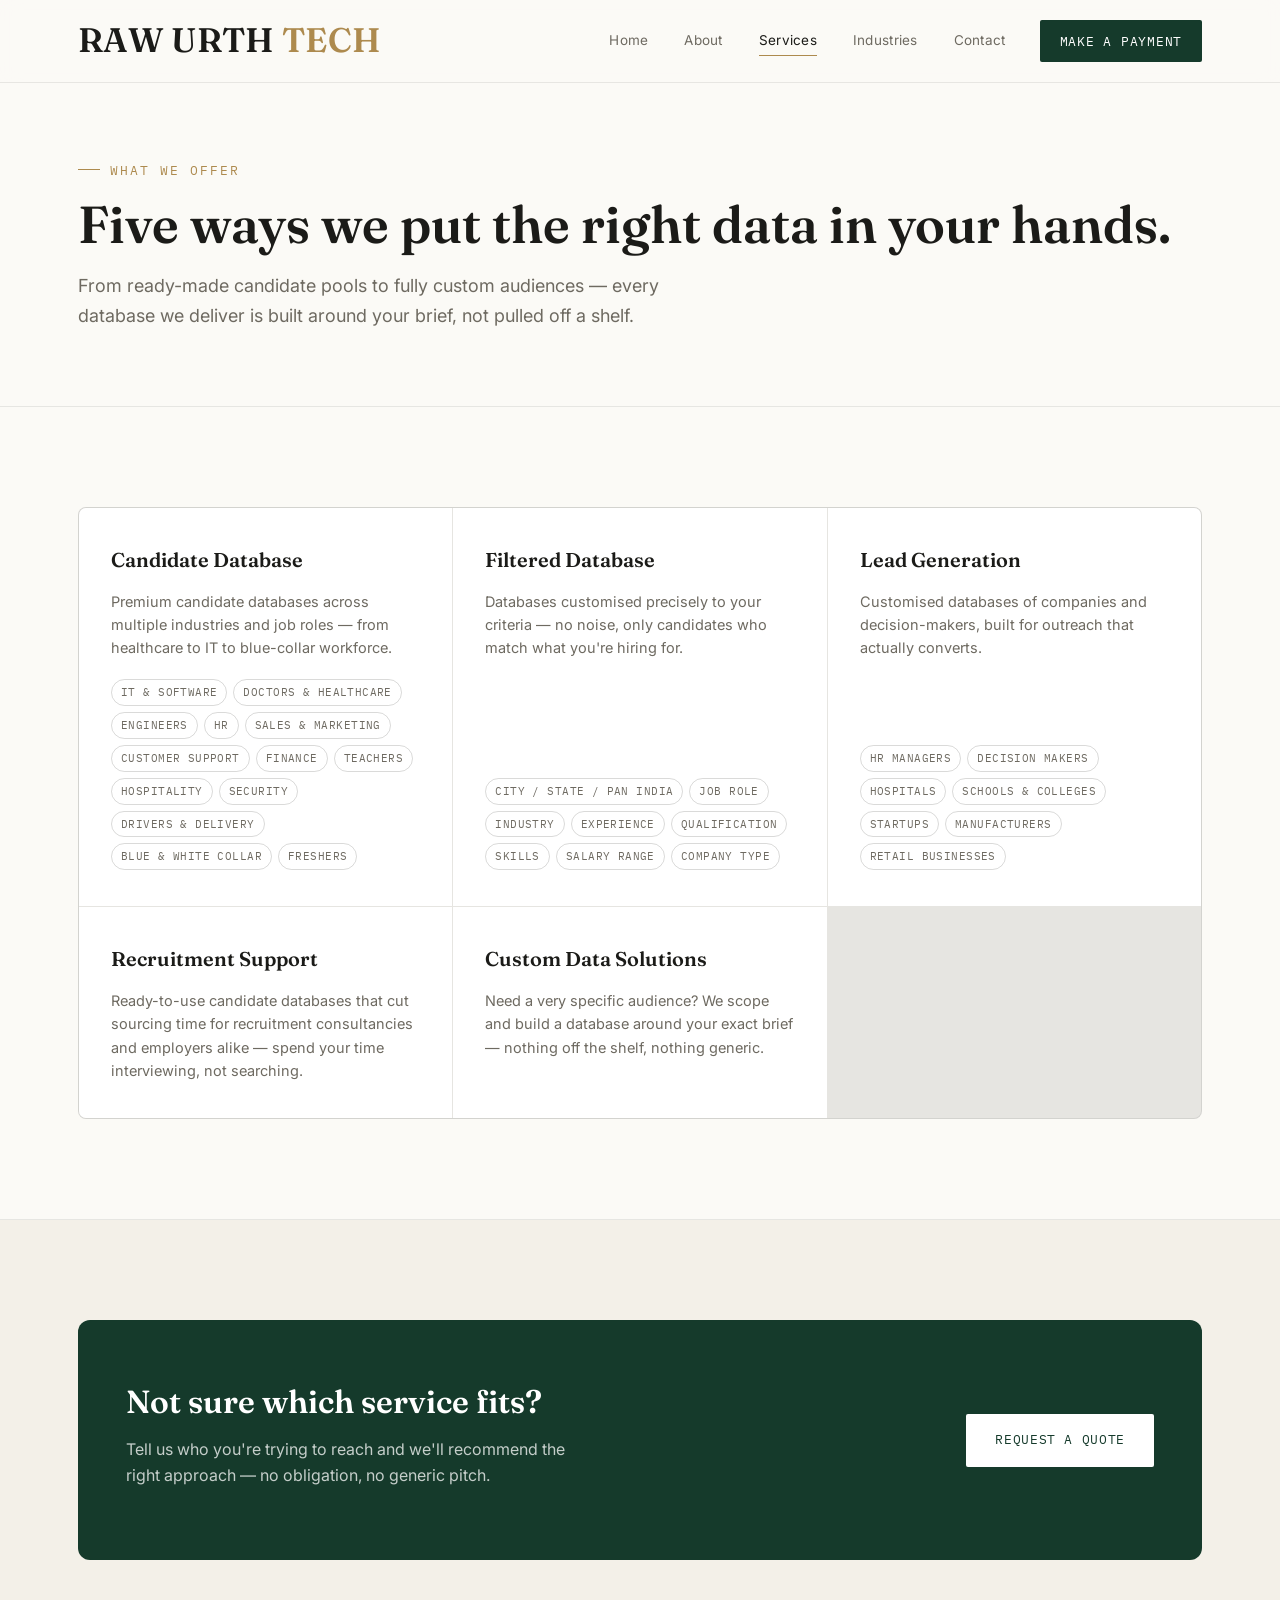
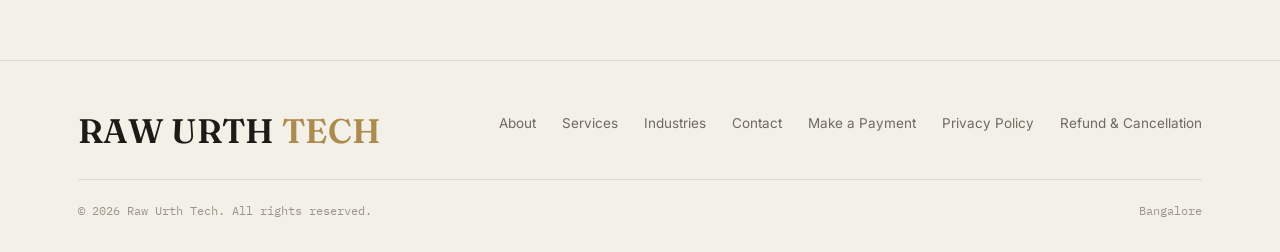
<file: services.html>
<!DOCTYPE html>
<html lang="en">
<head>
<meta charset="UTF-8">
<meta name="viewport" content="width=device-width, initial-scale=1.0">
<title>Services — Raw Urth Tech</title>
<link rel="preconnect" href="https://fonts.googleapis.com">
<link href="https://fonts.googleapis.com/css2?family=Fraunces:ital,wght@0,500;0,600;1,500&family=Inter:wght@400;500;600&family=IBM+Plex+Mono:wght@400;500&display=swap" rel="stylesheet">
<link rel="stylesheet" href="style.css">
</head>
<body>

<header class="site-nav">
  <div class="nav-inner">
    <a href="index.html" class="wordmark">RAW URTH <span>TECH</span></a>
    <nav class="links" id="navLinks">
      <a href="index.html">Home</a>
      <a href="about.html">About</a>
      <a href="services.html">Services</a>
      <a href="industries.html">Industries</a>
      <a href="contact.html">Contact</a>
      <a href="payment.html" class="nav-cta">Make a Payment</a>
    </nav>
    <button class="nav-toggle" id="navToggle" aria-label="Menu">☰</button>
  </div>
</header>

<main>
  <section class="page-hero">
    <div class="wrap reveal-stagger in">
      <p class="eyebrow">What We Offer</p>
      <h1>Five ways we put the right data in your hands.</h1>
      <p class="lede">From ready-made candidate pools to fully custom audiences — every database we deliver is built around your brief, not pulled off a shelf.</p>
    </div>
  </section>

  <section>
    <div class="wrap">
      <div class="svc-grid reveal-stagger in">
        <div class="svc-card">
          <h3>Candidate Database</h3>
          <p>Premium candidate databases across multiple industries and job roles — from healthcare to IT to blue-collar workforce.</p>
          <div class="tag-row">
            <span class="tag">IT & Software</span><span class="tag">Doctors & Healthcare</span><span class="tag">Engineers</span><span class="tag">HR</span><span class="tag">Sales & Marketing</span><span class="tag">Customer Support</span><span class="tag">Finance</span><span class="tag">Teachers</span><span class="tag">Hospitality</span><span class="tag">Security</span><span class="tag">Drivers & Delivery</span><span class="tag">Blue & White Collar</span><span class="tag">Freshers</span>
          </div>
        </div>
        <div class="svc-card">
          <h3>Filtered Database</h3>
          <p>Databases customised precisely to your criteria — no noise, only candidates who match what you're hiring for.</p>
          <div class="tag-row">
            <span class="tag">City / State / PAN India</span><span class="tag">Job Role</span><span class="tag">Industry</span><span class="tag">Experience</span><span class="tag">Qualification</span><span class="tag">Skills</span><span class="tag">Salary Range</span><span class="tag">Company Type</span>
          </div>
        </div>
        <div class="svc-card">
          <h3>Lead Generation</h3>
          <p>Customised databases of companies and decision-makers, built for outreach that actually converts.</p>
          <div class="tag-row">
            <span class="tag">HR Managers</span><span class="tag">Decision Makers</span><span class="tag">Hospitals</span><span class="tag">Schools & Colleges</span><span class="tag">Startups</span><span class="tag">Manufacturers</span><span class="tag">Retail Businesses</span>
          </div>
        </div>
        <div class="svc-card">
          <h3>Recruitment Support</h3>
          <p>Ready-to-use candidate databases that cut sourcing time for recruitment consultancies and employers alike — spend your time interviewing, not searching.</p>
        </div>
        <div class="svc-card">
          <h3>Custom Data Solutions</h3>
          <p>Need a very specific audience? We scope and build a database around your exact brief — nothing off the shelf, nothing generic.</p>
        </div>
      </div>
    </div>
  </section>

  <hr class="divider">

  <section class="alt-bg">
    <div class="wrap">
      <div class="cta-banner reveal">
        <div>
          <h2>Not sure which service fits?</h2>
          <p>Tell us who you're trying to reach and we'll recommend the right approach — no obligation, no generic pitch.</p>
        </div>
        <a href="contact.html" class="btn btn-primary"><span>Request a Quote</span></a>
      </div>
    </div>
  </section>
</main>

<footer>
  <div class="wrap">
    <div class="footer-grid">
      <a href="index.html" class="wordmark">RAW URTH <span>TECH</span></a>
      <div class="footer-links">
        <a href="about.html">About</a>
        <a href="services.html">Services</a>
        <a href="industries.html">Industries</a>
        <a href="contact.html">Contact</a>
        <a href="payment.html">Make a Payment</a>
        <a href="privacy-policy.html">Privacy Policy</a>
        <a href="refund-policy.html">Refund & Cancellation</a>
      </div>
    </div>
    <div class="footer-bottom">
      <span>© <span id="year"></span> Raw Urth Tech. All rights reserved.</span>
      <span>Bangalore</span>
    </div>
  </div>
</footer>

<script src="script.js"></script>
</body>
</html>
</file>
<file: style.css>
/* ===================================================================
   RAW URTH TECH — v2 design tokens
   Palette: warm ivory white, deep emerald, brass gold — light & rich
=================================================================== */
:root{
  --bg:        #FBFAF6;
  --bg-alt:    #F3F0E8;
  --white:     #FFFFFF;
  --ink:       #1B1B18;
  --muted:     #6E6A61;
  --muted-2:   #9B968C;
  --emerald:   #153A2B;
  --emerald-2: #1F5240;
  --emerald-soft: #2B6B52;
  --gold:      #AD8A4E;
  --gold-soft: #C9A961;
  --gold-pale: #E8DAB8;
  --line:      rgba(27,27,24,0.09);
  --line-strong: rgba(27,27,24,0.16);

  --display: "Fraunces", "Iowan Old Style", Georgia, serif;
  --body: "Inter", -apple-system, "Segoe UI", sans-serif;
  --mono: "IBM Plex Mono", "SF Mono", monospace;

  --max: 1180px;
  --ease: cubic-bezier(.22,.68,.32,1);
}

*{box-sizing:border-box;}
html{scroll-behavior:smooth; overflow-x:hidden;}
@media (prefers-reduced-motion: reduce){
  html{scroll-behavior:auto;}
  *{animation-duration:0.001ms !important; animation-iteration-count:1 !important; transition-duration:0.001ms !important;}
}

body{
  margin:0;
  background:var(--bg);
  color:var(--ink);
  font-family:var(--body);
  font-size:16px;
  line-height:1.6;
  -webkit-font-smoothing:antialiased;
  overflow-x:hidden;
}

a{color:inherit; text-decoration:none;}
img{max-width:100%; display:block;}
.wrap{max-width:var(--max); margin:0 auto; padding:0 28px;}

/* ---------- typography ---------- */
h1,h2,h3,h4{font-family:var(--display); font-weight:600; margin:0; color:var(--ink);}
.eyebrow{
  font-family:var(--mono);
  font-size:12.5px;
  letter-spacing:0.16em;
  text-transform:uppercase;
  color:var(--gold);
  display:flex; align-items:center; gap:10px;
}
.eyebrow::before{content:""; width:22px; height:1px; background:var(--gold); display:inline-block;}
.lede{color:var(--muted); font-size:18px; line-height:1.7; max-width:56ch;}
.muted{color:var(--muted);}
.serif-em{font-family:var(--display); font-style:italic; color:var(--emerald-soft);}

/* ---------- scroll reveal ---------- */
.reveal{opacity:0; transform:translateY(22px); transition:opacity .8s var(--ease), transform .8s var(--ease);}
.reveal.in{opacity:1; transform:translateY(0);}
.reveal-stagger > *{opacity:0; transform:translateY(18px); transition:opacity .7s var(--ease), transform .7s var(--ease);}
.reveal-stagger.in > *{opacity:1; transform:translateY(0);}
.reveal-stagger.in > *:nth-child(1){transition-delay:.05s;}
.reveal-stagger.in > *:nth-child(2){transition-delay:.14s;}
.reveal-stagger.in > *:nth-child(3){transition-delay:.23s;}
.reveal-stagger.in > *:nth-child(4){transition-delay:.32s;}
.reveal-stagger.in > *:nth-child(5){transition-delay:.41s;}
.reveal-stagger.in > *:nth-child(6){transition-delay:.50s;}

/* ---------- nav ---------- */
header.site-nav{
  position:sticky; top:0; z-index:50;
  background:rgba(251,250,246,0.86);
  backdrop-filter:blur(10px);
  border-bottom:1px solid var(--line);
  transition:box-shadow .3s ease;
}
header.site-nav.scrolled{box-shadow:0 8px 24px -18px rgba(27,27,24,0.25);}
.nav-inner{display:flex; align-items:center; justify-content:space-between; padding:20px 28px; max-width:var(--max); margin:0 auto;}
.wordmark{
  font-family:var(--display); font-size:clamp(26px, 3.2vw, 34px); font-weight:600;
  letter-spacing:0.01em; color:var(--ink); line-height:1.1; white-space:nowrap; flex-shrink:0;
}
.wordmark span{color:var(--gold);}
nav.links{display:flex; align-items:center; gap:8px;}
nav.links a:not(.nav-cta){
  position:relative;
  font-size:13.5px; color:var(--muted); letter-spacing:0.02em;
  padding:8px 14px; transition:color .2s ease;
}
nav.links a:not(.nav-cta)::after{
  content:""; position:absolute; left:14px; right:14px; bottom:4px; height:1px;
  background:var(--gold); transform:scaleX(0); transform-origin:left; transition:transform .3s var(--ease);
}
nav.links a:not(.nav-cta):hover{color:var(--ink);}
nav.links a:not(.nav-cta):hover::after,
nav.links a.active::after{transform:scaleX(1);}
nav.links a.active{color:var(--ink);}
.nav-cta{
  font-family:var(--mono); font-size:12.5px; letter-spacing:0.06em; text-transform:uppercase;
  color:var(--white) !important; background:var(--emerald); padding:11px 20px; border-radius:2px;
  margin-left:12px; transition:background .25s ease, transform .25s ease;
}
.nav-cta:hover{background:var(--emerald-soft); transform:translateY(-1px);}
.nav-toggle{display:none;}

@media (max-width:900px){
  /* Drop backdrop-filter: it makes position:fixed children clip to the header. */
  header.site-nav{
    background:var(--bg);
    backdrop-filter:none;
    -webkit-backdrop-filter:none;
  }
  .nav-inner{
    display:flex; flex-wrap:wrap; align-items:center; justify-content:space-between;
    padding:14px 18px; gap:10px 12px;
  }
  nav.links{
    display:none;
    order:3;
    width:100%;
    position:static;
    flex-direction:column;
    align-items:stretch;
    padding:8px 0 12px;
    gap:2px;
    opacity:1; transform:none; pointer-events:auto;
    background:transparent; border-top:1px solid var(--line);
  }
  nav.links.open{display:flex;}
  nav.links a:not(.nav-cta){
    font-size:18px; color:var(--ink); padding:14px 4px;
  }
  nav.links a:not(.nav-cta)::after{display:none;}
  .nav-cta{
    margin-left:0; margin-top:10px; width:100%;
    display:inline-flex; justify-content:center;
  }
  .nav-toggle{
    display:flex; align-items:center; justify-content:center;
    background:none; border:1px solid var(--line-strong);
    color:var(--ink); width:44px; height:44px; border-radius:2px; font-size:18px; cursor:pointer;
    flex-shrink:0;
  }
}

/* ---------- buttons ---------- */
.btn{
  display:inline-flex; align-items:center; gap:10px; position:relative; overflow:hidden;
  font-family:var(--mono); font-size:13px; letter-spacing:0.05em; text-transform:uppercase;
  padding:15px 28px; border-radius:2px; cursor:pointer; border:1px solid transparent;
  transition:color .3s ease, border-color .3s ease, transform .2s ease;
}
.btn-primary{background:var(--emerald); color:var(--white);}
.btn-primary::before{
  content:""; position:absolute; inset:0; background:var(--gold-soft);
  transform:scaleX(0); transform-origin:left; transition:transform .35s var(--ease); z-index:0;
}
.btn-primary span{position:relative; z-index:1; display:flex; align-items:center; gap:10px;}
.btn-primary:hover::before{transform:scaleX(1);}
.btn-primary:hover{color:var(--emerald);}
.btn-ghost{border-color:var(--line-strong); color:var(--ink); background:transparent;}
.btn-ghost:hover{border-color:var(--emerald); color:var(--emerald); transform:translateY(-1px);}
.btn-block{width:100%; justify-content:center;}

/* ---------- page hero (shared, shorter than home) ---------- */
.page-hero{padding:64px 0 56px; border-bottom:1px solid var(--line);}
.page-hero h1{font-size:clamp(34px,4.6vw,52px); margin-top:16px; line-height:1.1;}
.page-hero .lede{margin-top:18px;}

/* ---------- home hero ---------- */
.hero{padding:96px 0 88px; border-bottom:1px solid var(--line); overflow:hidden;}
.hero .wrap{display:grid; grid-template-columns:1.05fr 0.95fr; gap:64px; align-items:center;}
.hero h1{font-size:clamp(38px,5vw,60px); line-height:1.08; margin:22px 0 22px; letter-spacing:-0.01em;}
.hero-ctas{display:flex; gap:16px; margin-top:34px; flex-wrap:wrap;}

/* signature element: mock filtered-data table */
.data-panel{
  background:var(--white); border:1px solid var(--line-strong); border-radius:8px; overflow:hidden;
  box-shadow:0 40px 70px -32px rgba(27,27,24,0.28);
  transform:translateY(0); transition:transform .5s var(--ease), box-shadow .5s var(--ease);
}
.data-panel:hover{transform:translateY(-4px); box-shadow:0 50px 80px -30px rgba(27,27,24,0.32);}
.data-panel .panel-head{
  display:flex; align-items:center; justify-content:space-between; padding:14px 18px;
  border-bottom:1px solid var(--line); background:var(--bg-alt);
  font-family:var(--mono); font-size:11.5px; color:var(--muted); letter-spacing:0.05em; text-transform:uppercase;
}
.panel-dots{display:flex; gap:6px;}
.panel-dots span{width:7px; height:7px; border-radius:50%; background:var(--gold-pale);}
.data-table{width:100%; border-collapse:collapse; font-family:var(--mono); font-size:12.5px;}
.data-table th{
  text-align:left; padding:10px 16px; color:var(--muted-2); font-weight:500;
  text-transform:uppercase; letter-spacing:0.06em; font-size:10.5px; border-bottom:1px solid var(--line);
}
.data-table td{padding:11px 16px; border-bottom:1px solid var(--line); color:var(--muted); opacity:0; animation:rowIn .5s ease forwards;}
.data-table tr:nth-child(1) td{animation-delay:.15s;}
.data-table tr:nth-child(2) td{animation-delay:.30s;}
.data-table tr:nth-child(3) td{animation-delay:.45s;}
.data-table tr:nth-child(4) td{animation-delay:.60s;}
.data-table tr:nth-child(5) td{animation-delay:.75s;}
.data-table tr:last-child td{border-bottom:none;}
.data-table td.hi{color:var(--emerald-soft); font-weight:600;}
@keyframes rowIn{from{opacity:0; transform:translateY(4px);} to{opacity:1; transform:translateY(0);}}
.panel-foot{padding:12px 18px; font-family:var(--mono); font-size:11px; color:var(--muted-2); border-top:1px solid var(--line); display:flex; justify-content:space-between; background:var(--bg-alt);}
.panel-foot .live{color:var(--gold);}
.pulse{display:inline-block; width:6px; height:6px; border-radius:50%; background:var(--gold); margin-right:6px; animation:pulse 1.8s infinite;}
@keyframes pulse{0%,100%{opacity:1;} 50%{opacity:.35;}}

@media (max-width:900px){
  .hero .wrap{grid-template-columns:1fr;}
  .hero{padding:56px 0 48px;}
}

/* ---------- trust strip / marquee ---------- */
.trust-strip{border-bottom:1px solid var(--line); padding:22px 0; background:var(--bg-alt); overflow:hidden;}
.marquee{display:flex; width:max-content; gap:56px; animation:scroll 26s linear infinite;}
.marquee span{
  font-family:var(--mono); font-size:12.5px; letter-spacing:0.06em; text-transform:uppercase; color:var(--muted);
  white-space:nowrap; display:flex; align-items:center; gap:10px;
}
.marquee span strong{color:var(--ink); font-weight:600;}
.marquee span::before{content:"◆"; color:var(--gold); font-size:8px;}
@keyframes scroll{from{transform:translateX(0);} to{transform:translateX(-50%);}}
@media (prefers-reduced-motion: reduce){.marquee{animation:none;}}

/* ---------- section shell ---------- */
section{padding:100px 0;}
.section-head{max-width:640px; margin-bottom:56px;}
.section-head h2{font-size:clamp(28px,3.4vw,40px); margin-top:16px; line-height:1.15;}
.divider{border:none; border-top:1px solid var(--line); margin:0;}
.alt-bg{background:var(--bg-alt);}

/* ---------- about ---------- */
.about-grid{display:grid; grid-template-columns:1fr 1fr; gap:70px; align-items:start;}
.about-grid p{color:var(--muted); margin:0 0 18px; font-size:16px;}
.about-side{background:var(--white); border:1px solid var(--line); border-radius:8px; padding:32px; box-shadow:0 30px 60px -40px rgba(27,27,24,0.25);}
.about-side .stat{display:flex; justify-content:space-between; align-items:baseline; padding:18px 0; border-bottom:1px solid var(--line);}
.about-side .stat:last-child{border-bottom:none;}
.about-side .stat .k{font-family:var(--display); font-size:27px; color:var(--emerald);}
.about-side .stat .v{font-family:var(--mono); font-size:11.5px; color:var(--muted); text-transform:uppercase; letter-spacing:0.05em; text-align:right;}
@media (max-width:900px){.about-grid{grid-template-columns:1fr; gap:36px;}}

/* ---------- services ---------- */
.svc-grid{display:grid; grid-template-columns:repeat(3,1fr); gap:1px; background:var(--line); border:1px solid var(--line); border-radius:8px; overflow:hidden;}
.svc-card{background:var(--white); padding:36px 32px; display:flex; flex-direction:column; gap:14px; transition:background .3s ease, transform .3s ease;}
.svc-card:hover{background:var(--bg-alt); transform:translateY(-3px);}
.svc-card h3{font-size:20px;}
.svc-card p{color:var(--muted); font-size:14.5px; margin:0; flex:1;}
.tag-row{display:flex; flex-wrap:wrap; gap:6px; margin-top:6px;}
.tag{
  font-family:var(--mono); font-size:10.5px; text-transform:uppercase; letter-spacing:0.04em;
  color:var(--muted); border:1px solid var(--line-strong); padding:4px 9px; border-radius:20px;
  transition:border-color .2s ease, color .2s ease;
}
.svc-card:hover .tag{border-color:var(--gold-pale); color:var(--emerald-soft);}
@media (max-width:900px){.svc-grid{grid-template-columns:1fr;}}

/* ---------- why us (ledger list) ---------- */
.ledger{border-top:1px solid var(--line);}
.ledger-row{
  display:grid; grid-template-columns:220px 1fr; gap:32px; padding:28px 0; border-bottom:1px solid var(--line);
  transition:padding-left .3s ease, background .3s ease;
}
.ledger-row:hover{padding-left:10px; background:var(--bg-alt);}
.ledger-row .term{font-family:var(--display); font-size:19px; color:var(--emerald);}
.ledger-row .desc{color:var(--muted); font-size:15px; max-width:60ch;}
@media (max-width:700px){.ledger-row{grid-template-columns:1fr; gap:8px;}}

/* ---------- industries (pills) ---------- */
.pill-cloud{display:flex; flex-wrap:wrap; gap:12px;}
.pill{
  font-family:var(--mono); font-size:13px; letter-spacing:0.02em;
  padding:12px 22px; border:1px solid var(--line-strong); border-radius:30px; color:var(--ink); background:var(--white);
  transition:border-color .2s ease, color .2s ease, transform .2s ease, box-shadow .2s ease;
}
.pill:hover{border-color:var(--gold); color:var(--emerald); transform:translateY(-2px); box-shadow:0 12px 24px -16px rgba(27,27,24,0.3);}

.industry-card{
  background:var(--white); border:1px solid var(--line); border-radius:8px; padding:28px;
  transition:transform .3s ease, box-shadow .3s ease;
}
.industry-card:hover{transform:translateY(-4px); box-shadow:0 30px 50px -30px rgba(27,27,24,0.3);}
.industry-card h3{font-size:18px; margin-bottom:8px;}
.industry-card p{color:var(--muted); font-size:14px; margin:0;}
.industry-grid{display:grid; grid-template-columns:repeat(3,1fr); gap:20px;}
@media (max-width:900px){.industry-grid{grid-template-columns:1fr 1fr;}}
@media (max-width:600px){.industry-grid{grid-template-columns:1fr;}}

/* ---------- contact ---------- */
.contact-grid{display:grid; grid-template-columns:1fr 1fr; gap:64px;}
.contact-card{background:var(--white); border:1px solid var(--line); border-radius:8px; padding:36px; box-shadow:0 30px 60px -40px rgba(27,27,24,0.25);}
.contact-line{display:flex; flex-direction:column; gap:4px; padding:18px 0; border-bottom:1px solid var(--line);}
.contact-line:last-child{border-bottom:none;}
.contact-line .l{font-family:var(--mono); font-size:11px; text-transform:uppercase; letter-spacing:0.06em; color:var(--muted-2);}
.contact-line .v{font-size:16px; color:var(--ink);}
.contact-line a.v{transition:color .2s ease;}
.contact-line a.v:hover{color:var(--emerald);}

.quote-form{display:flex; flex-direction:column; gap:18px;}
.field{display:flex; flex-direction:column; gap:8px;}
.field label{font-family:var(--mono); font-size:11px; text-transform:uppercase; letter-spacing:0.06em; color:var(--muted-2);}
.field input, .field select, .field textarea{
  font-family:var(--body); font-size:15px; color:var(--ink); background:var(--white);
  border:1px solid var(--line-strong); border-radius:4px; padding:13px 15px; transition:border-color .2s ease, box-shadow .2s ease;
}
.field input:focus, .field select:focus, .field textarea:focus{
  outline:none; border-color:var(--emerald); box-shadow:0 0 0 3px rgba(21,58,43,0.08);
}
.field textarea{resize:vertical; min-height:100px;}

/* ---------- footer ---------- */
footer{border-top:1px solid var(--line); padding:52px 0 32px; background:var(--bg-alt);}
.footer-grid{display:flex; justify-content:space-between; flex-wrap:wrap; gap:24px; margin-bottom:28px;}
.footer-links{display:flex; gap:26px; flex-wrap:wrap; font-size:13.5px; color:var(--muted);}
.footer-links a{transition:color .2s ease;}
.footer-links a:hover{color:var(--emerald);}
.footer-bottom{display:flex; justify-content:space-between; flex-wrap:wrap; gap:10px; font-family:var(--mono); font-size:11.5px; color:var(--muted-2); padding-top:22px; border-top:1px solid var(--line);}

/* ---------- generic content pages (policy) ---------- */
.doc{padding:80px 0 100px;}
.doc .wrap{max-width:820px;}
.doc h1{font-size:clamp(30px,4vw,44px); margin-bottom:6px;}
.doc .updated{font-family:var(--mono); font-size:12px; color:var(--muted-2); text-transform:uppercase; letter-spacing:0.05em; margin-bottom:44px; display:block;}
.doc h2{font-size:21px; margin:40px 0 14px; color:var(--emerald);}
.doc p, .doc li{color:var(--muted); font-size:15.5px; line-height:1.75;}
.doc ul{padding-left:22px;}

/* ---------- payment page ---------- */
.pay-shell{max-width:560px; margin:0 auto;}
.pay-card{background:var(--white); border:1px solid var(--line-strong); border-radius:10px; padding:44px; text-align:center; box-shadow:0 40px 70px -40px rgba(27,27,24,0.3);}
.pay-card .amount{font-family:var(--display); font-size:15px; color:var(--muted); margin:18px 0 30px;}
.pay-note{margin-top:26px; padding:16px 18px; border:1px dashed var(--line-strong); border-radius:4px; font-family:var(--mono); font-size:12px; color:var(--muted-2); text-align:left;}

/* ---------- CTA banner (used on inner pages) ---------- */
.cta-banner{
  background:var(--emerald); color:var(--white); border-radius:12px; padding:56px 48px;
  display:flex; align-items:center; justify-content:space-between; gap:32px; flex-wrap:wrap;
}
.cta-banner h2{color:var(--white); font-size:clamp(24px,3vw,32px);}
.cta-banner p{color:rgba(255,255,255,0.75); margin-top:10px; max-width:46ch;}
.cta-banner .btn-primary{background:var(--white); color:var(--emerald);}
.cta-banner .btn-primary::before{background:var(--gold-soft);}
.cta-banner .btn-primary:hover{color:var(--emerald);}

/* ---------- mobile / small screens ---------- */
@media (max-width:900px){
  .wrap{padding:0 18px;}
  section{padding:64px 0;}
  .page-hero{padding:40px 0 36px;}
  .hero h1{font-size:clamp(30px, 8.4vw, 44px);}
  .lede{font-size:16px;}
  .hero-ctas{flex-direction:column; align-items:stretch; gap:12px; margin-top:24px;}
  .hero-ctas .btn{justify-content:center; width:100%;}
  .section-head{margin-bottom:32px;}
  .cta-banner{padding:32px 22px;}
  .cta-banner .btn{width:100%; justify-content:center;}
  .contact-grid{grid-template-columns:1fr; gap:36px;}
  .contact-card, .about-side, .pay-card{padding:24px;}
  .pay-card{padding:28px 20px;}
  .doc{padding:48px 0 72px;}
  .footer-grid, .footer-bottom{flex-direction:column; align-items:flex-start;}
  .footer-links{gap:12px 20px;}
  .panel-foot{flex-direction:column; gap:6px;}
  .data-panel{overflow-x:auto; -webkit-overflow-scrolling:touch;}
  .data-table{min-width:520px;}
}

@media (max-width:480px){
  .wordmark{font-size:24px;}
  .wrap{padding:0 16px;}
  .btn{padding:14px 20px; font-size:12px;}
  .field input, .field select, .field textarea{font-size:16px;} /* prevent iOS zoom */
}
</file>
